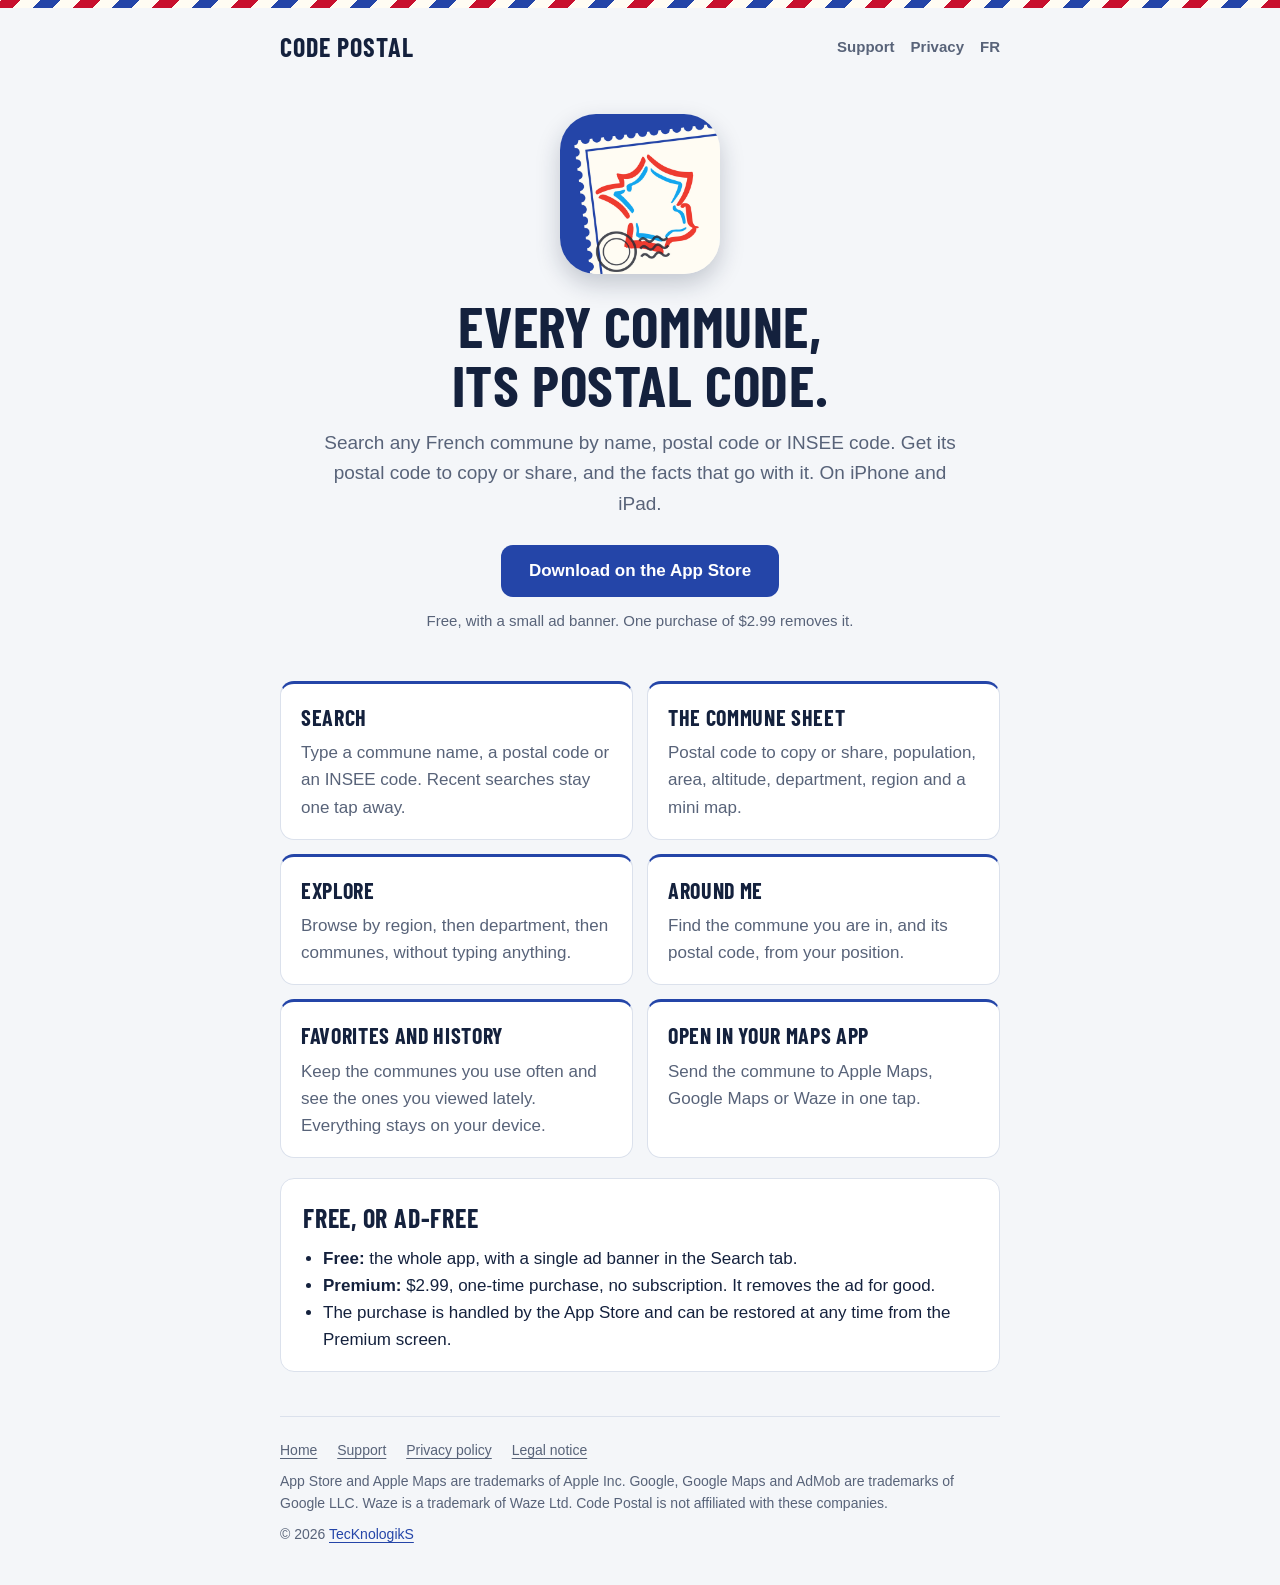
<file: index.html>
<!doctype html>
<html lang="en">
<head>
  <meta charset="utf-8">
  <meta name="viewport" content="width=device-width, initial-scale=1, viewport-fit=cover">
  <title>Code Postal — every French commune, its postal code</title>
  <meta name="description" content="Search any French commune by name, postal code or INSEE code. Postal code to copy or share, population, area, altitude, map. Free on iPhone and iPad.">
  <meta name="theme-color" content="#2445a8">
  <meta name="apple-itunes-app" content="app-id=1579357995">
  <link rel="icon" href="assets/icon-64.png" type="image/png">
  <link rel="apple-touch-icon" href="assets/icon-180.png">
  <link rel="alternate" hreflang="en" href="https://cp.tecknologiks.com/">
  <link rel="alternate" hreflang="fr" href="https://cp.tecknologiks.com/fr/">
  <link rel="alternate" hreflang="x-default" href="https://cp.tecknologiks.com/">
  <link rel="stylesheet" href="assets/style.css">
</head>
<body>
  <div class="wrap">
    <header class="site">
      <a class="brand" href="./">Code Postal</a>
      <nav class="site" aria-label="Navigation">
        <a href="support.html">Support</a>
        <a href="privacy.html">Privacy</a>
        <a href="fr/" hreflang="fr" lang="fr">FR</a>
      </nav>
    </header>

    <main>
      <section class="hero">
        <img class="app-icon" src="assets/icon-512.png" width="160" height="160" alt="">
        <h1>Every commune,<br>its postal code.</h1>
        <p class="lead">Search any French commune by name, postal code or INSEE code. Get its postal code to copy or share, and the facts that go with it. On iPhone and iPad.</p>
        <a class="button" href="https://apps.apple.com/app/id1579357995">Download on the App Store</a>
        <p class="price-note">Free, with a small ad banner. One purchase of $2.99 removes it.</p>
      </section>

      <section class="features" aria-label="Features">
        <div class="feature"><h3>Search</h3><p>Type a commune name, a postal code or an INSEE code. Recent searches stay one tap away.</p></div>
        <div class="feature"><h3>The commune sheet</h3><p>Postal code to copy or share, population, area, altitude, department, region and a mini map.</p></div>
        <div class="feature"><h3>Explore</h3><p>Browse by region, then department, then communes, without typing anything.</p></div>
        <div class="feature"><h3>Around me</h3><p>Find the commune you are in, and its postal code, from your position.</p></div>
        <div class="feature"><h3>Favorites and history</h3><p>Keep the communes you use often and see the ones you viewed lately. Everything stays on your device.</p></div>
        <div class="feature"><h3>Open in your maps app</h3><p>Send the commune to Apple Maps, Google Maps or Waze in one tap.</p></div>
      </section>

      <section class="pricing" aria-labelledby="pricing-title">
        <h2 id="pricing-title">Free, or ad-free</h2>
        <ul>
          <li><strong>Free:</strong> the whole app, with a single ad banner in the Search tab.</li>
          <li><strong>Premium:</strong> $2.99, one-time purchase, no subscription. It removes the ad for good.</li>
          <li>The purchase is handled by the App Store and can be restored at any time from the Premium screen.</li>
        </ul>
      </section>
    </main>

    <footer class="site">
      <nav aria-label="Legal links">
        <a href="./">Home</a>
        <a href="support.html">Support</a>
        <a href="privacy.html">Privacy policy</a>
        <a href="legal.html">Legal notice</a>
      </nav>
      <p>App Store and Apple Maps are trademarks of Apple Inc. Google, Google Maps and AdMob are trademarks of Google LLC. Waze is a trademark of Waze Ltd. Code Postal is not affiliated with these companies.</p>
      <p>© 2026 <a href="https://tecknologiks.com/">TecKnologikS</a></p>
    </footer>
  </div>
</body>
</html>
</file>
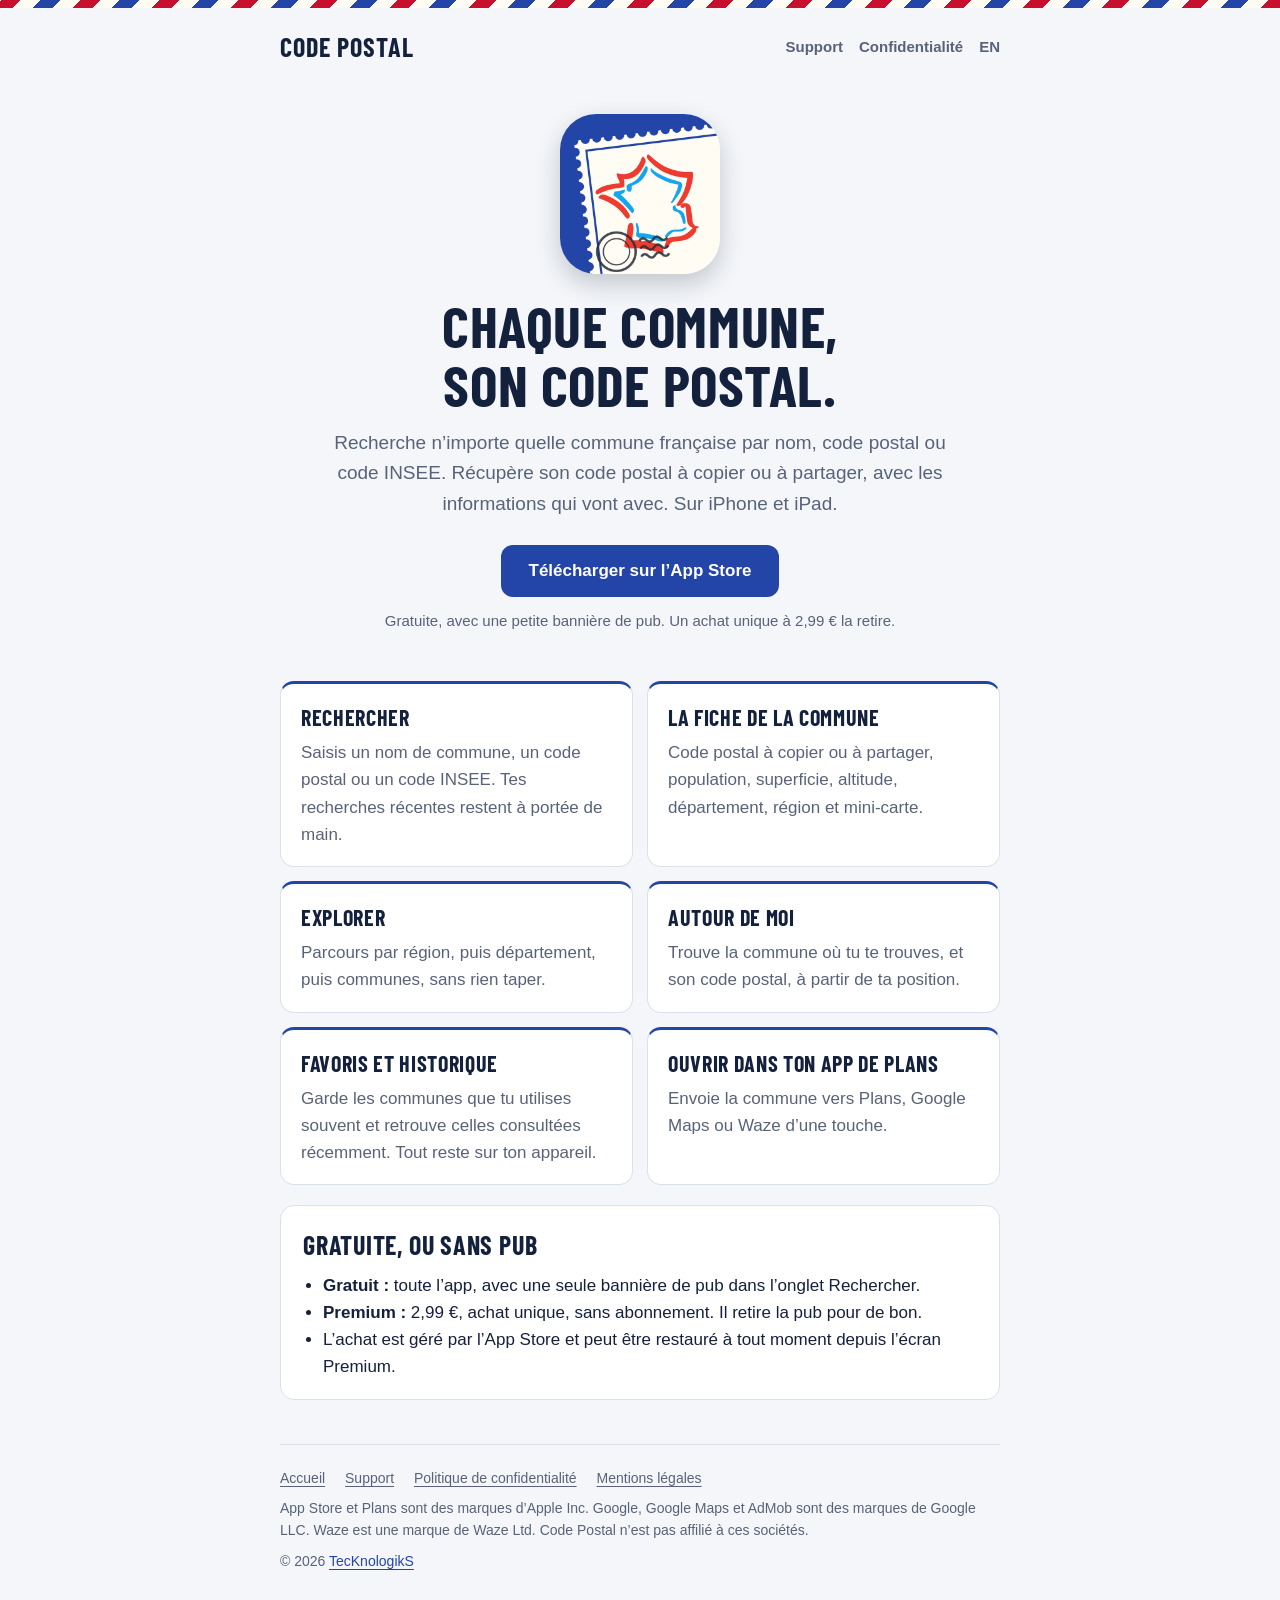
<file: fr/index.html>
<!doctype html>
<html lang="fr">
<head>
  <meta charset="utf-8">
  <meta name="viewport" content="width=device-width, initial-scale=1, viewport-fit=cover">
  <title>Code Postal — chaque commune française, son code postal</title>
  <meta name="description" content="Recherche une commune française par nom, code postal ou code INSEE. Code postal à copier ou partager, population, superficie, altitude, carte. Gratuit sur iPhone et iPad.">
  <meta name="theme-color" content="#2445a8">
  <meta name="apple-itunes-app" content="app-id=1579357995">
  <link rel="icon" href="../assets/icon-64.png" type="image/png">
  <link rel="apple-touch-icon" href="../assets/icon-180.png">
  <link rel="alternate" hreflang="en" href="https://cp.tecknologiks.com/">
  <link rel="alternate" hreflang="fr" href="https://cp.tecknologiks.com/fr/">
  <link rel="alternate" hreflang="x-default" href="https://cp.tecknologiks.com/">
  <link rel="stylesheet" href="../assets/style.css">
</head>
<body>
  <div class="wrap">
    <header class="site">
      <a class="brand" href="./">Code Postal</a>
      <nav class="site" aria-label="Navigation">
        <a href="support.html">Support</a>
        <a href="confidentialite.html">Confidentialité</a>
        <a href="../" hreflang="en" lang="en">EN</a>
      </nav>
    </header>

    <main>
      <section class="hero">
        <img class="app-icon" src="../assets/icon-512.png" width="160" height="160" alt="">
        <h1>Chaque commune,<br>son code postal.</h1>
        <p class="lead">Recherche n’importe quelle commune française par nom, code postal ou code INSEE. Récupère son code postal à copier ou à partager, avec les informations qui vont avec. Sur iPhone et iPad.</p>
        <a class="button" href="https://apps.apple.com/app/id1579357995">Télécharger sur l’App Store</a>
        <p class="price-note">Gratuite, avec une petite bannière de pub. Un achat unique à 2,99 € la retire.</p>
      </section>

      <section class="features" aria-label="Fonctionnalités">
        <div class="feature"><h3>Rechercher</h3><p>Saisis un nom de commune, un code postal ou un code INSEE. Tes recherches récentes restent à portée de main.</p></div>
        <div class="feature"><h3>La fiche de la commune</h3><p>Code postal à copier ou à partager, population, superficie, altitude, département, région et mini-carte.</p></div>
        <div class="feature"><h3>Explorer</h3><p>Parcours par région, puis département, puis communes, sans rien taper.</p></div>
        <div class="feature"><h3>Autour de moi</h3><p>Trouve la commune où tu te trouves, et son code postal, à partir de ta position.</p></div>
        <div class="feature"><h3>Favoris et historique</h3><p>Garde les communes que tu utilises souvent et retrouve celles consultées récemment. Tout reste sur ton appareil.</p></div>
        <div class="feature"><h3>Ouvrir dans ton app de plans</h3><p>Envoie la commune vers Plans, Google Maps ou Waze d’une touche.</p></div>
      </section>

      <section class="pricing" aria-labelledby="pricing-title">
        <h2 id="pricing-title">Gratuite, ou sans pub</h2>
        <ul>
          <li><strong>Gratuit :</strong> toute l’app, avec une seule bannière de pub dans l’onglet Rechercher.</li>
          <li><strong>Premium :</strong> 2,99 €, achat unique, sans abonnement. Il retire la pub pour de bon.</li>
          <li>L’achat est géré par l’App Store et peut être restauré à tout moment depuis l’écran Premium.</li>
        </ul>
      </section>
    </main>

    <footer class="site">
      <nav aria-label="Liens légaux">
        <a href="./">Accueil</a>
        <a href="support.html">Support</a>
        <a href="confidentialite.html">Politique de confidentialité</a>
        <a href="mentions-legales.html">Mentions légales</a>
      </nav>
      <p>App Store et Plans sont des marques d’Apple Inc. Google, Google Maps et AdMob sont des marques de Google LLC. Waze est une marque de Waze Ltd. Code Postal n’est pas affilié à ces sociétés.</p>
      <p>© 2026 <a href="https://tecknologiks.com/">TecKnologikS</a></p>
    </footer>
  </div>
</body>
</html>
</file>
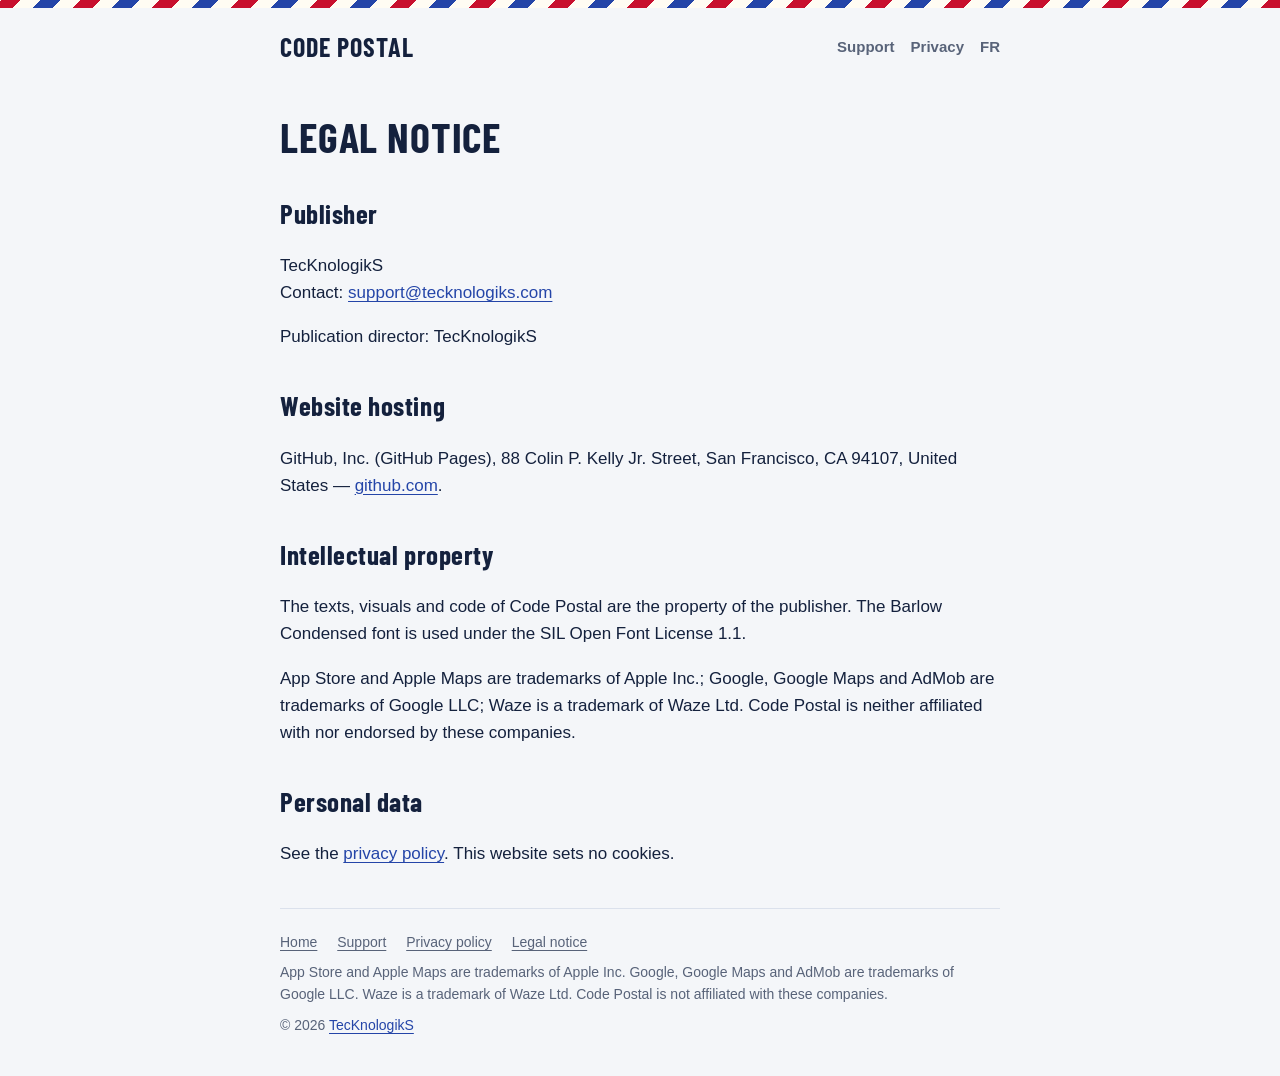
<file: legal.html>
<!doctype html>
<html lang="en">
<head>
  <meta charset="utf-8">
  <meta name="viewport" content="width=device-width, initial-scale=1, viewport-fit=cover">
  <title>Legal notice — Code Postal</title>
  <meta name="description" content="Publisher and hosting of the Code Postal website.">
  <meta name="theme-color" content="#2445a8">
  <meta name="apple-itunes-app" content="app-id=1579357995">
  <link rel="icon" href="assets/icon-64.png" type="image/png">
  <link rel="apple-touch-icon" href="assets/icon-180.png">
  <link rel="alternate" hreflang="en" href="https://cp.tecknologiks.com/legal.html">
  <link rel="alternate" hreflang="fr" href="https://cp.tecknologiks.com/fr/mentions-legales.html">
  <link rel="alternate" hreflang="x-default" href="https://cp.tecknologiks.com/legal.html">
  <link rel="stylesheet" href="assets/style.css">
</head>
<body>
  <div class="wrap">
    <header class="site">
      <a class="brand" href="./">Code Postal</a>
      <nav class="site" aria-label="Navigation">
        <a href="support.html">Support</a>
        <a href="privacy.html">Privacy</a>
        <a href="fr/mentions-legales.html" hreflang="fr" lang="fr">FR</a>
      </nav>
    </header>

    <main class="doc">
      <h1>Legal notice</h1>
      <h2>Publisher</h2>
      <p>TecKnologikS<br>Contact: <a href="mailto:support@tecknologiks.com">support@tecknologiks.com</a></p>
      <p>Publication director: TecKnologikS</p>
      <h2>Website hosting</h2>
      <p>GitHub, Inc. (GitHub Pages), 88 Colin P. Kelly Jr. Street, San Francisco, CA 94107, United States — <a href="https://github.com">github.com</a>.</p>
      <h2>Intellectual property</h2>
      <p>The texts, visuals and code of Code Postal are the property of the publisher. The Barlow Condensed font is used under the SIL Open Font License 1.1.</p>
      <p>App Store and Apple Maps are trademarks of Apple Inc.; Google, Google Maps and AdMob are trademarks of Google LLC; Waze is a trademark of Waze Ltd. Code Postal is neither affiliated with nor endorsed by these companies.</p>
      <h2>Personal data</h2>
      <p>See the <a href="privacy.html">privacy policy</a>. This website sets no cookies.</p>
    </main>

    <footer class="site">
      <nav aria-label="Legal links">
        <a href="./">Home</a>
        <a href="support.html">Support</a>
        <a href="privacy.html">Privacy policy</a>
        <a href="legal.html">Legal notice</a>
      </nav>
      <p>App Store and Apple Maps are trademarks of Apple Inc. Google, Google Maps and AdMob are trademarks of Google LLC. Waze is a trademark of Waze Ltd. Code Postal is not affiliated with these companies.</p>
      <p>© 2026 <a href="https://tecknologiks.com/">TecKnologikS</a></p>
    </footer>
  </div>
</body>
</html>
</file>
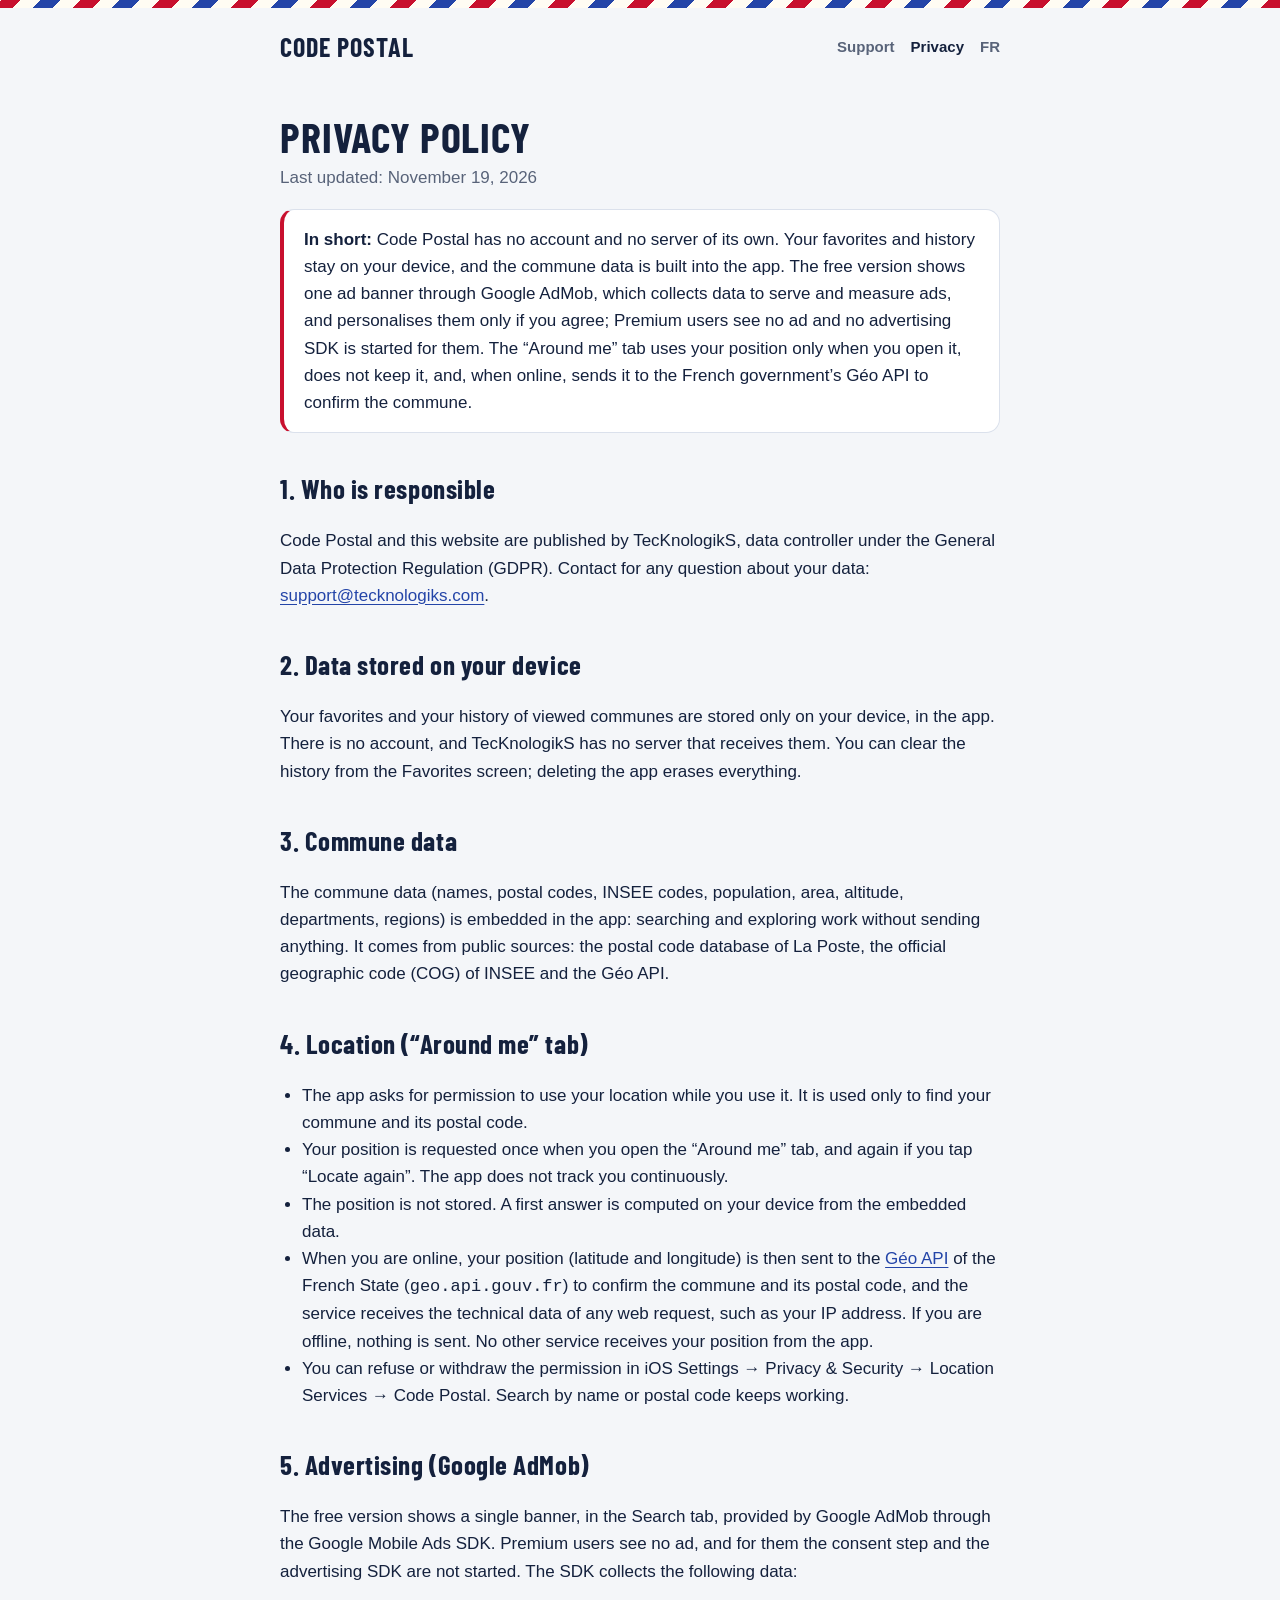
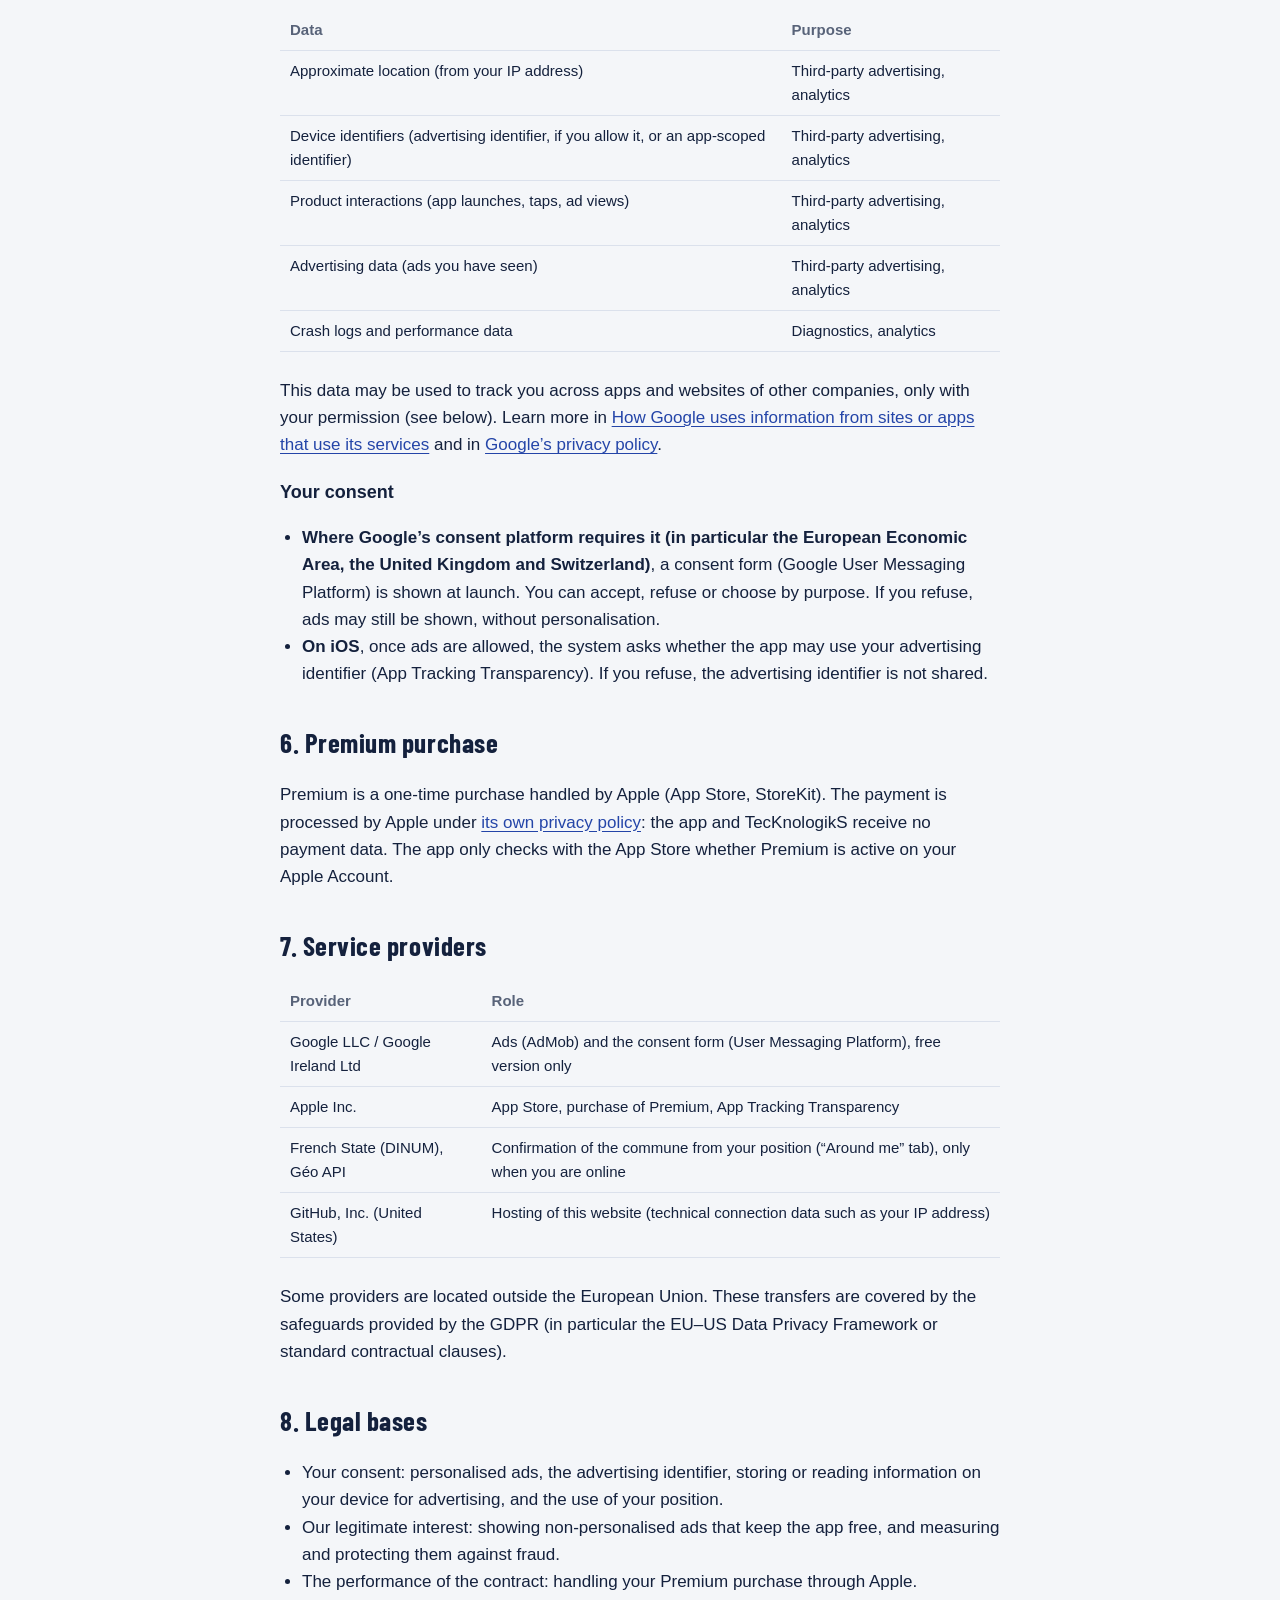
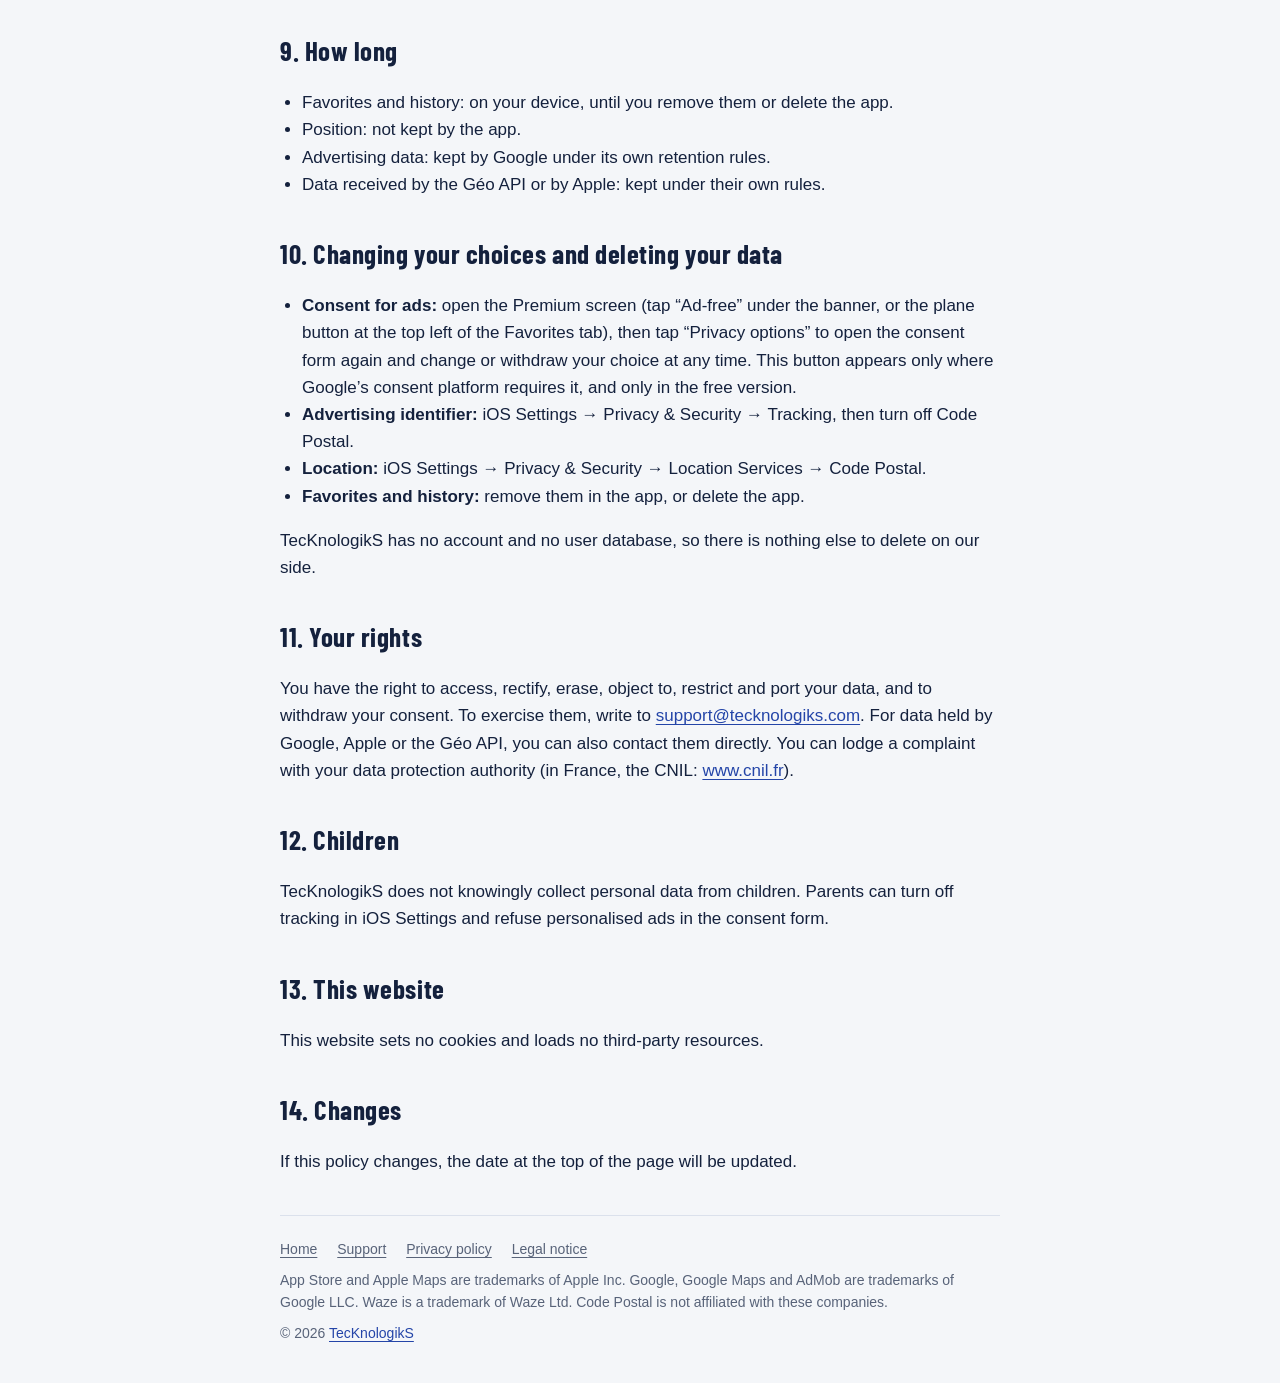
<file: privacy.html>
<!doctype html>
<html lang="en">
<head>
  <meta charset="utf-8">
  <meta name="viewport" content="width=device-width, initial-scale=1, viewport-fit=cover">
  <title>Privacy policy — Code Postal</title>
  <meta name="description" content="How Code Postal handles your data: favorites on your device, Google AdMob ads and consent, location, Premium purchase.">
  <meta name="theme-color" content="#2445a8">
  <meta name="apple-itunes-app" content="app-id=1579357995">
  <link rel="icon" href="assets/icon-64.png" type="image/png">
  <link rel="apple-touch-icon" href="assets/icon-180.png">
  <link rel="alternate" hreflang="en" href="https://cp.tecknologiks.com/privacy.html">
  <link rel="alternate" hreflang="fr" href="https://cp.tecknologiks.com/fr/confidentialite.html">
  <link rel="alternate" hreflang="x-default" href="https://cp.tecknologiks.com/privacy.html">
  <link rel="stylesheet" href="assets/style.css">
</head>
<body>
  <div class="wrap">
    <header class="site">
      <a class="brand" href="./">Code Postal</a>
      <nav class="site" aria-label="Navigation">
        <a href="support.html">Support</a>
        <a href="privacy.html" aria-current="page">Privacy</a>
        <a href="fr/confidentialite.html" hreflang="fr" lang="fr">FR</a>
      </nav>
    </header>

    <main class="doc">
      <h1>Privacy policy</h1>
      <p class="updated">Last updated: November 19, 2026</p>
      <p class="summary"><strong>In short:</strong> Code Postal has no account and no server of its own. Your favorites and history stay on your device, and the commune data is built into the app. The free version shows one ad banner through Google AdMob, which collects data to serve and measure ads, and personalises them only if you agree; Premium users see no ad and no advertising SDK is started for them. The “Around me” tab uses your position only when you open it, does not keep it, and, when online, sends it to the French government’s Géo API to confirm the commune.</p>

      <h2>1. Who is responsible</h2>
      <p>Code Postal and this website are published by TecKnologikS, data controller under the General Data Protection Regulation (GDPR). Contact for any question about your data: <a href="mailto:support@tecknologiks.com">support@tecknologiks.com</a>.</p>

      <h2>2. Data stored on your device</h2>
      <p>Your favorites and your history of viewed communes are stored only on your device, in the app. There is no account, and TecKnologikS has no server that receives them. You can clear the history from the Favorites screen; deleting the app erases everything.</p>

      <h2>3. Commune data</h2>
      <p>The commune data (names, postal codes, INSEE codes, population, area, altitude, departments, regions) is embedded in the app: searching and exploring work without sending anything. It comes from public sources: the postal code database of La Poste, the official geographic code (COG) of INSEE and the Géo API.</p>

      <h2>4. Location (“Around me” tab)</h2>
      <ul>
        <li>The app asks for permission to use your location while you use it. It is used only to find your commune and its postal code.</li>
        <li>Your position is requested once when you open the “Around me” tab, and again if you tap “Locate again”. The app does not track you continuously.</li>
        <li>The position is not stored. A first answer is computed on your device from the embedded data.</li>
        <li>When you are online, your position (latitude and longitude) is then sent to the <a href="https://geo.api.gouv.fr">Géo API</a> of the French State (<code>geo.api.gouv.fr</code>) to confirm the commune and its postal code, and the service receives the technical data of any web request, such as your IP address. If you are offline, nothing is sent. No other service receives your position from the app.</li>
        <li>You can refuse or withdraw the permission in iOS Settings → Privacy &amp; Security → Location Services → Code Postal. Search by name or postal code keeps working.</li>
      </ul>

      <h2>5. Advertising (Google AdMob)</h2>
      <p>The free version shows a single banner, in the Search tab, provided by Google AdMob through the Google Mobile Ads SDK. Premium users see no ad, and for them the consent step and the advertising SDK are not started. The SDK collects the following data:</p>
      <div class="table-wrap"><table>
        <thead><tr><th>Data</th><th>Purpose</th></tr></thead>
        <tbody>
          <tr><td>Approximate location (from your IP address)</td><td>Third-party advertising, analytics</td></tr>
          <tr><td>Device identifiers (advertising identifier, if you allow it, or an app-scoped identifier)</td><td>Third-party advertising, analytics</td></tr>
          <tr><td>Product interactions (app launches, taps, ad views)</td><td>Third-party advertising, analytics</td></tr>
          <tr><td>Advertising data (ads you have seen)</td><td>Third-party advertising, analytics</td></tr>
          <tr><td>Crash logs and performance data</td><td>Diagnostics, analytics</td></tr>
        </tbody>
      </table></div>
      <p>This data may be used to track you across apps and websites of other companies, only with your permission (see below). Learn more in <a href="https://policies.google.com/technologies/partner-sites">How Google uses information from sites or apps that use its services</a> and in <a href="https://policies.google.com/privacy">Google’s privacy policy</a>.</p>

      <h3>Your consent</h3>
      <ul>
        <li><strong>Where Google’s consent platform requires it (in particular the European Economic Area, the United Kingdom and Switzerland)</strong>, a consent form (Google User Messaging Platform) is shown at launch. You can accept, refuse or choose by purpose. If you refuse, ads may still be shown, without personalisation.</li>
        <li><strong>On iOS</strong>, once ads are allowed, the system asks whether the app may use your advertising identifier (App Tracking Transparency). If you refuse, the advertising identifier is not shared.</li>
      </ul>

      <h2>6. Premium purchase</h2>
      <p>Premium is a one-time purchase handled by Apple (App Store, StoreKit). The payment is processed by Apple under <a href="https://www.apple.com/legal/privacy/">its own privacy policy</a>: the app and TecKnologikS receive no payment data. The app only checks with the App Store whether Premium is active on your Apple Account.</p>

      <h2>7. Service providers</h2>
      <div class="table-wrap"><table>
        <thead><tr><th>Provider</th><th>Role</th></tr></thead>
        <tbody>
          <tr><td>Google LLC / Google Ireland Ltd</td><td>Ads (AdMob) and the consent form (User Messaging Platform), free version only</td></tr>
          <tr><td>Apple Inc.</td><td>App Store, purchase of Premium, App Tracking Transparency</td></tr>
          <tr><td>French State (DINUM), Géo API</td><td>Confirmation of the commune from your position (“Around me” tab), only when you are online</td></tr>
          <tr><td>GitHub, Inc. (United States)</td><td>Hosting of this website (technical connection data such as your IP address)</td></tr>
        </tbody>
      </table></div>
      <p>Some providers are located outside the European Union. These transfers are covered by the safeguards provided by the GDPR (in particular the EU–US Data Privacy Framework or standard contractual clauses).</p>

      <h2>8. Legal bases</h2>
      <ul>
        <li>Your consent: personalised ads, the advertising identifier, storing or reading information on your device for advertising, and the use of your position.</li>
        <li>Our legitimate interest: showing non-personalised ads that keep the app free, and measuring and protecting them against fraud.</li>
        <li>The performance of the contract: handling your Premium purchase through Apple.</li>
      </ul>

      <h2>9. How long</h2>
      <ul>
        <li>Favorites and history: on your device, until you remove them or delete the app.</li>
        <li>Position: not kept by the app.</li>
        <li>Advertising data: kept by Google under its own retention rules.</li>
        <li>Data received by the Géo API or by Apple: kept under their own rules.</li>
      </ul>

      <h2 id="changing">10. Changing your choices and deleting your data</h2>
      <ul>
        <li><strong>Consent for ads:</strong> open the Premium screen (tap “Ad-free” under the banner, or the plane button at the top left of the Favorites tab), then tap “Privacy options” to open the consent form again and change or withdraw your choice at any time. This button appears only where Google’s consent platform requires it, and only in the free version.</li>
        <li><strong>Advertising identifier:</strong> iOS Settings → Privacy &amp; Security → Tracking, then turn off Code Postal.</li>
        <li><strong>Location:</strong> iOS Settings → Privacy &amp; Security → Location Services → Code Postal.</li>
        <li><strong>Favorites and history:</strong> remove them in the app, or delete the app.</li>
      </ul>
      <p>TecKnologikS has no account and no user database, so there is nothing else to delete on our side.</p>

      <h2>11. Your rights</h2>
      <p>You have the right to access, rectify, erase, object to, restrict and port your data, and to withdraw your consent. To exercise them, write to <a href="mailto:support@tecknologiks.com">support@tecknologiks.com</a>. For data held by Google, Apple or the Géo API, you can also contact them directly. You can lodge a complaint with your data protection authority (in France, the CNIL: <a href="https://www.cnil.fr">www.cnil.fr</a>).</p>

      <h2>12. Children</h2>
      <p>TecKnologikS does not knowingly collect personal data from children. Parents can turn off tracking in iOS Settings and refuse personalised ads in the consent form.</p>

      <h2>13. This website</h2>
      <p>This website sets no cookies and loads no third-party resources.</p>

      <h2>14. Changes</h2>
      <p>If this policy changes, the date at the top of the page will be updated.</p>
    </main>

    <footer class="site">
      <nav aria-label="Legal links">
        <a href="./">Home</a>
        <a href="support.html">Support</a>
        <a href="privacy.html">Privacy policy</a>
        <a href="legal.html">Legal notice</a>
      </nav>
      <p>App Store and Apple Maps are trademarks of Apple Inc. Google, Google Maps and AdMob are trademarks of Google LLC. Waze is a trademark of Waze Ltd. Code Postal is not affiliated with these companies.</p>
      <p>© 2026 <a href="https://tecknologiks.com/">TecKnologikS</a></p>
    </footer>
  </div>
</body>
</html>
</file>
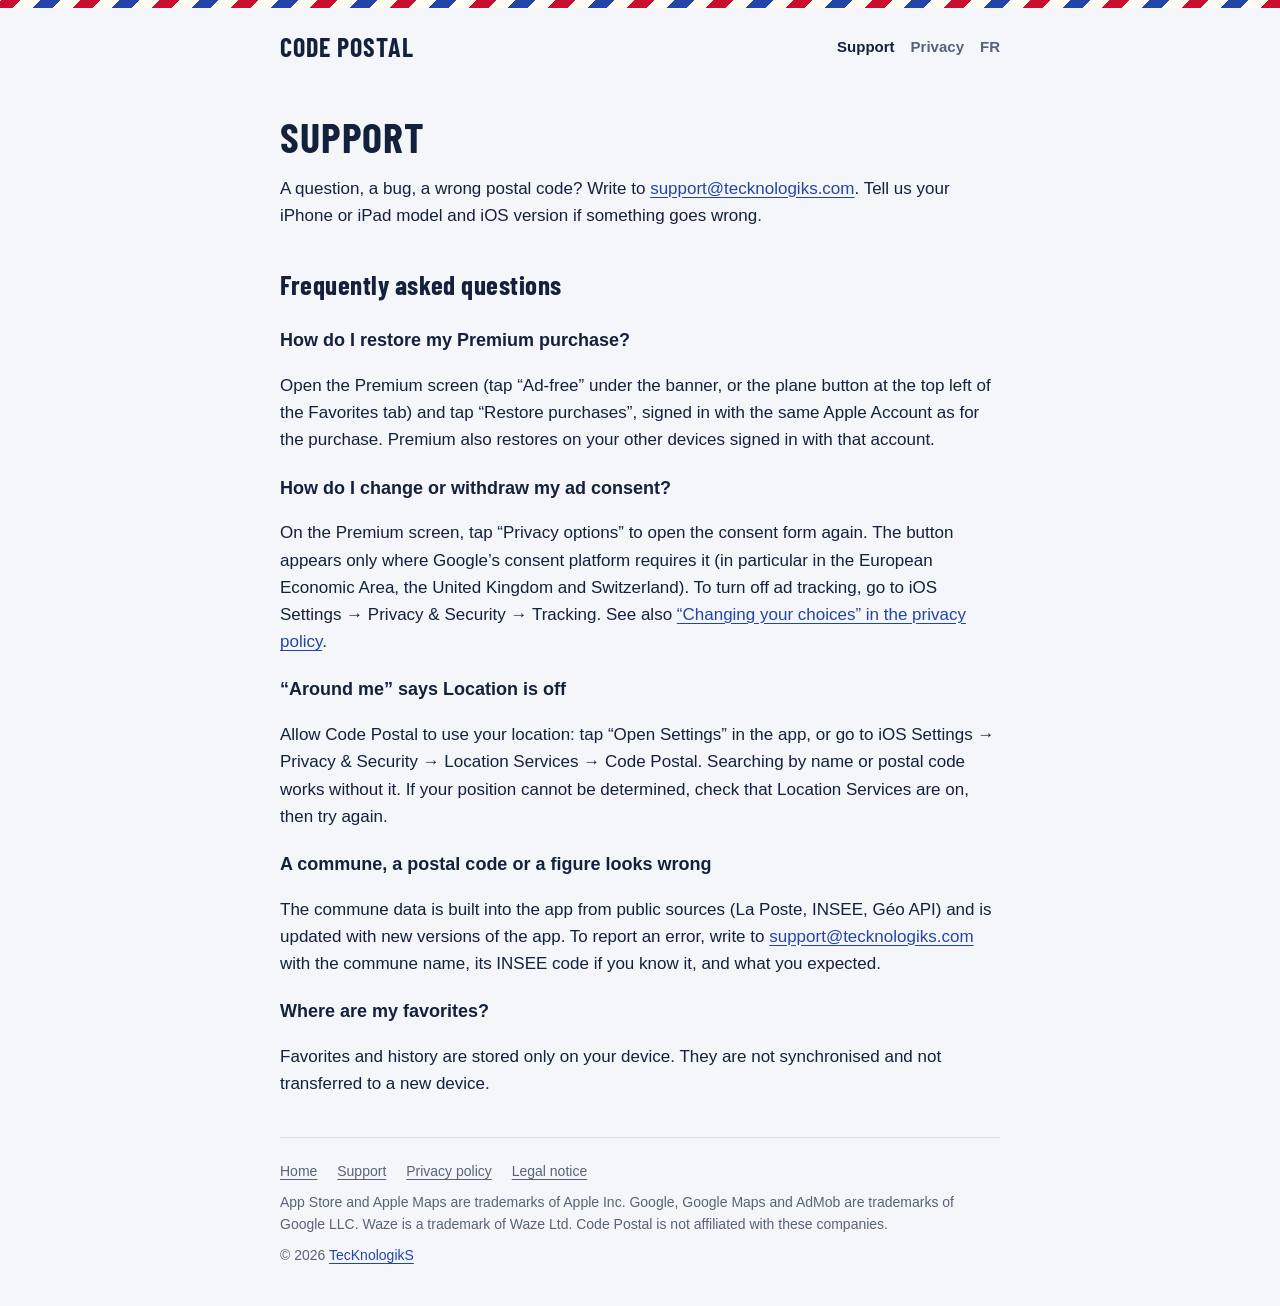
<file: support.html>
<!doctype html>
<html lang="en">
<head>
  <meta charset="utf-8">
  <meta name="viewport" content="width=device-width, initial-scale=1, viewport-fit=cover">
  <title>Support — Code Postal</title>
  <meta name="description" content="Contact and frequently asked questions.">
  <meta name="theme-color" content="#2445a8">
  <meta name="apple-itunes-app" content="app-id=1579357995">
  <link rel="icon" href="assets/icon-64.png" type="image/png">
  <link rel="apple-touch-icon" href="assets/icon-180.png">
  <link rel="alternate" hreflang="en" href="https://cp.tecknologiks.com/support.html">
  <link rel="alternate" hreflang="fr" href="https://cp.tecknologiks.com/fr/support.html">
  <link rel="alternate" hreflang="x-default" href="https://cp.tecknologiks.com/support.html">
  <link rel="stylesheet" href="assets/style.css">
</head>
<body>
  <div class="wrap">
    <header class="site">
      <a class="brand" href="./">Code Postal</a>
      <nav class="site" aria-label="Navigation">
        <a href="support.html" aria-current="page">Support</a>
        <a href="privacy.html">Privacy</a>
        <a href="fr/support.html" hreflang="fr" lang="fr">FR</a>
      </nav>
    </header>

    <main class="doc">
      <h1>Support</h1>
      <p>A question, a bug, a wrong postal code? Write to <a href="mailto:support@tecknologiks.com">support@tecknologiks.com</a>. Tell us your iPhone or iPad model and iOS version if something goes wrong.</p>

      <h2>Frequently asked questions</h2>
      <h3>How do I restore my Premium purchase?</h3>
      <p>Open the Premium screen (tap “Ad-free” under the banner, or the plane button at the top left of the Favorites tab) and tap “Restore purchases”, signed in with the same Apple Account as for the purchase. Premium also restores on your other devices signed in with that account.</p>
      <h3>How do I change or withdraw my ad consent?</h3>
      <p>On the Premium screen, tap “Privacy options” to open the consent form again. The button appears only where Google’s consent platform requires it (in particular in the European Economic Area, the United Kingdom and Switzerland). To turn off ad tracking, go to iOS Settings → Privacy &amp; Security → Tracking. See also <a href="privacy.html#changing">“Changing your choices” in the privacy policy</a>.</p>
      <h3>“Around me” says Location is off</h3>
      <p>Allow Code Postal to use your location: tap “Open Settings” in the app, or go to iOS Settings → Privacy &amp; Security → Location Services → Code Postal. Searching by name or postal code works without it. If your position cannot be determined, check that Location Services are on, then try again.</p>
      <h3>A commune, a postal code or a figure looks wrong</h3>
      <p>The commune data is built into the app from public sources (La Poste, INSEE, Géo API) and is updated with new versions of the app. To report an error, write to <a href="mailto:support@tecknologiks.com">support@tecknologiks.com</a> with the commune name, its INSEE code if you know it, and what you expected.</p>
      <h3>Where are my favorites?</h3>
      <p>Favorites and history are stored only on your device. They are not synchronised and not transferred to a new device.</p>
    </main>

    <footer class="site">
      <nav aria-label="Legal links">
        <a href="./">Home</a>
        <a href="support.html">Support</a>
        <a href="privacy.html">Privacy policy</a>
        <a href="legal.html">Legal notice</a>
      </nav>
      <p>App Store and Apple Maps are trademarks of Apple Inc. Google, Google Maps and AdMob are trademarks of Google LLC. Waze is a trademark of Waze Ltd. Code Postal is not affiliated with these companies.</p>
      <p>© 2026 <a href="https://tecknologiks.com/">TecKnologikS</a></p>
    </footer>
  </div>
</body>
</html>
</file>
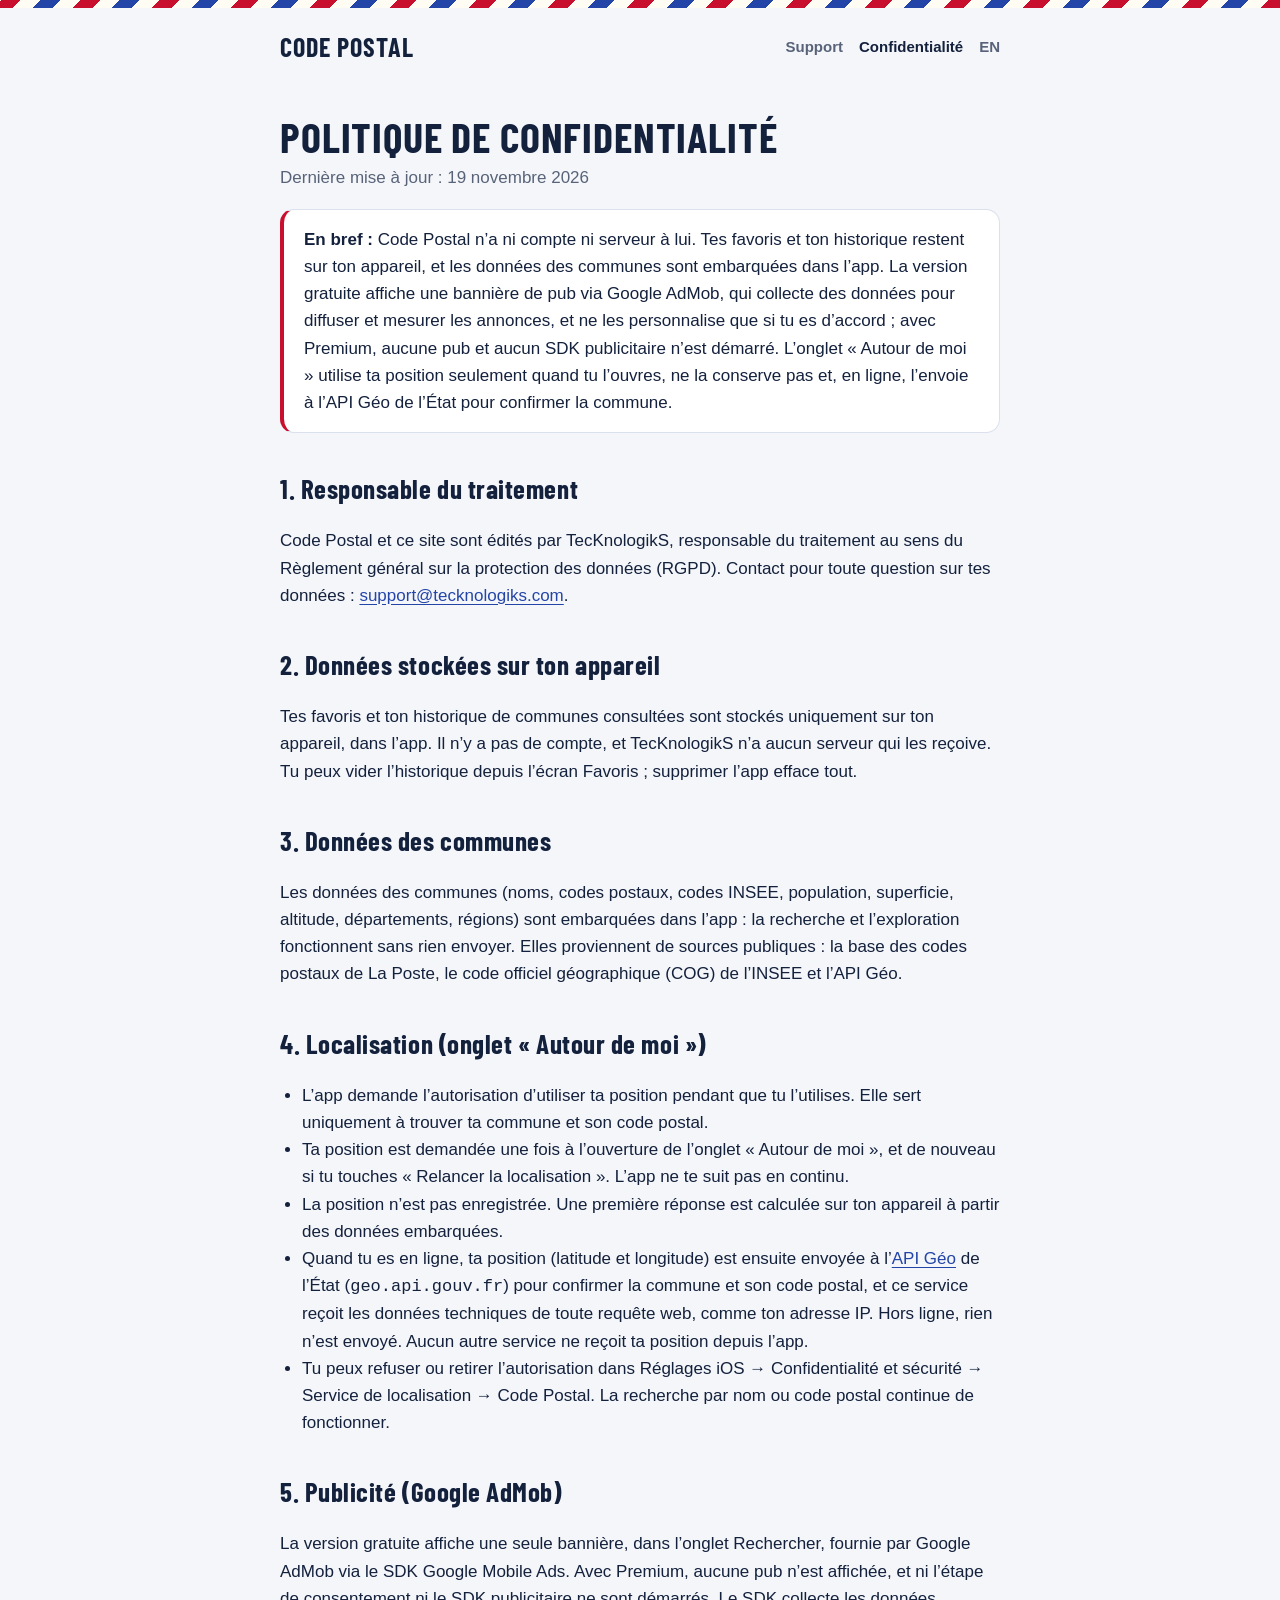
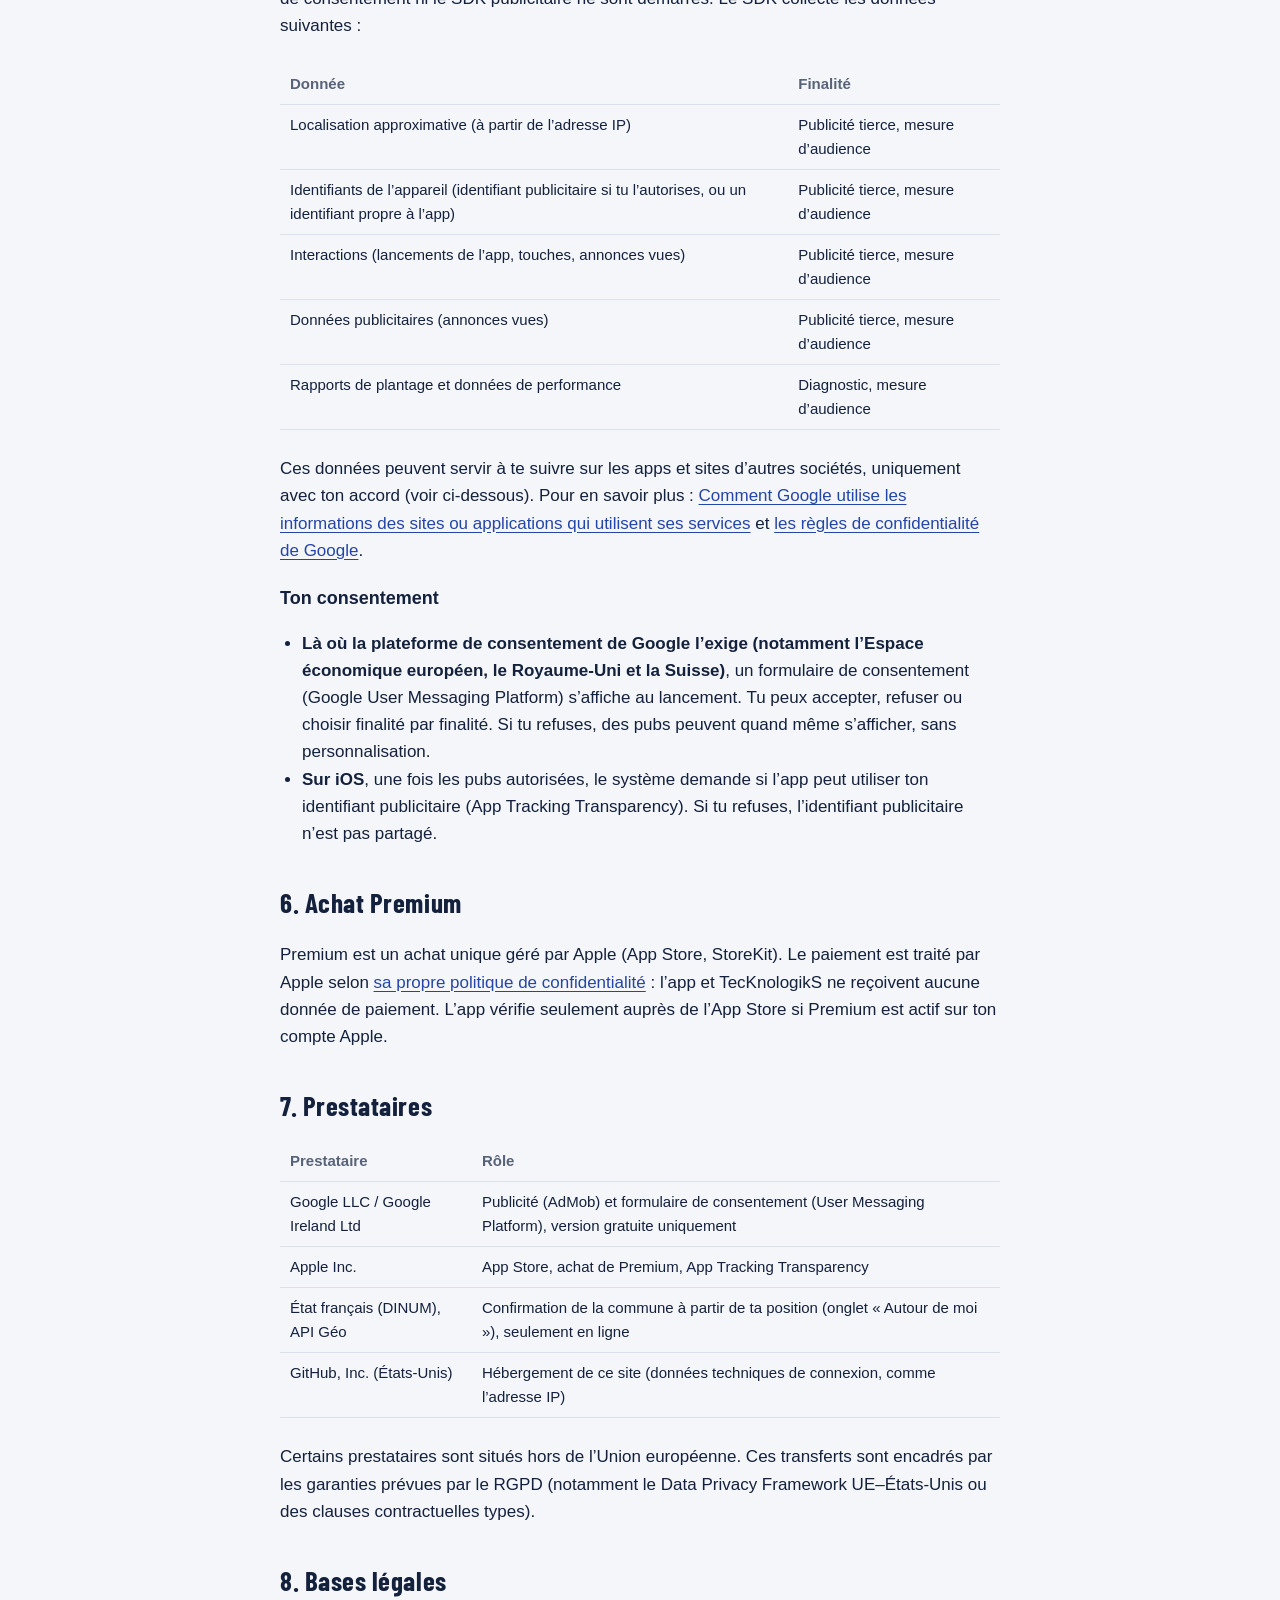
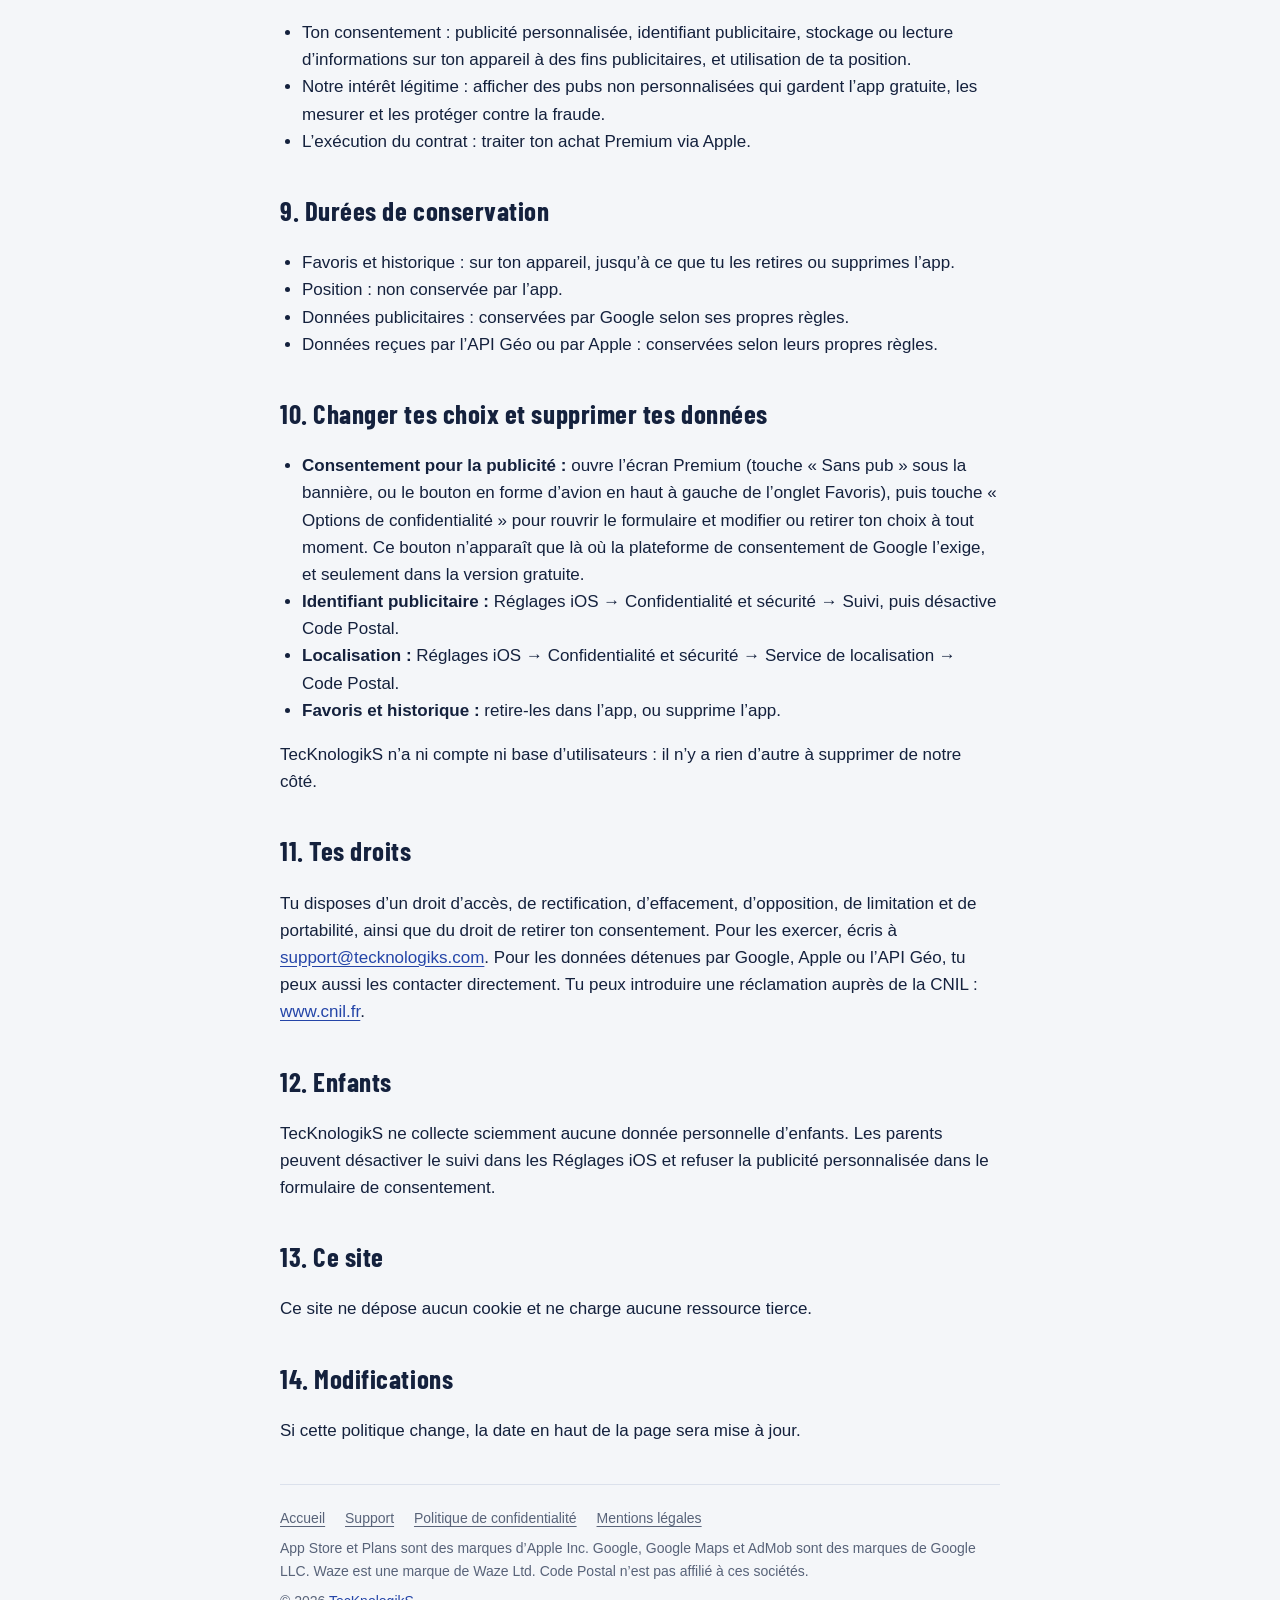
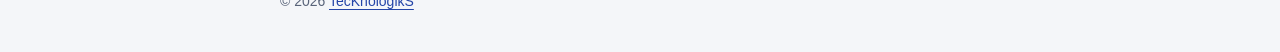
<file: fr/confidentialite.html>
<!doctype html>
<html lang="fr">
<head>
  <meta charset="utf-8">
  <meta name="viewport" content="width=device-width, initial-scale=1, viewport-fit=cover">
  <title>Politique de confidentialité — Code Postal</title>
  <meta name="description" content="Comment Code Postal traite tes données : favoris sur ton appareil, pubs et consentement Google AdMob, localisation, achat Premium.">
  <meta name="theme-color" content="#2445a8">
  <meta name="apple-itunes-app" content="app-id=1579357995">
  <link rel="icon" href="../assets/icon-64.png" type="image/png">
  <link rel="apple-touch-icon" href="../assets/icon-180.png">
  <link rel="alternate" hreflang="en" href="https://cp.tecknologiks.com/privacy.html">
  <link rel="alternate" hreflang="fr" href="https://cp.tecknologiks.com/fr/confidentialite.html">
  <link rel="alternate" hreflang="x-default" href="https://cp.tecknologiks.com/privacy.html">
  <link rel="stylesheet" href="../assets/style.css">
</head>
<body>
  <div class="wrap">
    <header class="site">
      <a class="brand" href="./">Code Postal</a>
      <nav class="site" aria-label="Navigation">
        <a href="support.html">Support</a>
        <a href="confidentialite.html" aria-current="page">Confidentialité</a>
        <a href="../privacy.html" hreflang="en" lang="en">EN</a>
      </nav>
    </header>

    <main class="doc">
      <h1>Politique de confidentialité</h1>
      <p class="updated">Dernière mise à jour : 19 novembre 2026</p>
      <p class="summary"><strong>En bref :</strong> Code Postal n’a ni compte ni serveur à lui. Tes favoris et ton historique restent sur ton appareil, et les données des communes sont embarquées dans l’app. La version gratuite affiche une bannière de pub via Google AdMob, qui collecte des données pour diffuser et mesurer les annonces, et ne les personnalise que si tu es d’accord ; avec Premium, aucune pub et aucun SDK publicitaire n’est démarré. L’onglet « Autour de moi » utilise ta position seulement quand tu l’ouvres, ne la conserve pas et, en ligne, l’envoie à l’API Géo de l’État pour confirmer la commune.</p>

      <h2>1. Responsable du traitement</h2>
      <p>Code Postal et ce site sont édités par TecKnologikS, responsable du traitement au sens du Règlement général sur la protection des données (RGPD). Contact pour toute question sur tes données : <a href="mailto:support@tecknologiks.com">support@tecknologiks.com</a>.</p>

      <h2>2. Données stockées sur ton appareil</h2>
      <p>Tes favoris et ton historique de communes consultées sont stockés uniquement sur ton appareil, dans l’app. Il n’y a pas de compte, et TecKnologikS n’a aucun serveur qui les reçoive. Tu peux vider l’historique depuis l’écran Favoris ; supprimer l’app efface tout.</p>

      <h2>3. Données des communes</h2>
      <p>Les données des communes (noms, codes postaux, codes INSEE, population, superficie, altitude, départements, régions) sont embarquées dans l’app : la recherche et l’exploration fonctionnent sans rien envoyer. Elles proviennent de sources publiques : la base des codes postaux de La Poste, le code officiel géographique (COG) de l’INSEE et l’API Géo.</p>

      <h2>4. Localisation (onglet « Autour de moi »)</h2>
      <ul>
        <li>L’app demande l’autorisation d’utiliser ta position pendant que tu l’utilises. Elle sert uniquement à trouver ta commune et son code postal.</li>
        <li>Ta position est demandée une fois à l’ouverture de l’onglet « Autour de moi », et de nouveau si tu touches « Relancer la localisation ». L’app ne te suit pas en continu.</li>
        <li>La position n’est pas enregistrée. Une première réponse est calculée sur ton appareil à partir des données embarquées.</li>
        <li>Quand tu es en ligne, ta position (latitude et longitude) est ensuite envoyée à l’<a href="https://geo.api.gouv.fr">API Géo</a> de l’État (<code>geo.api.gouv.fr</code>) pour confirmer la commune et son code postal, et ce service reçoit les données techniques de toute requête web, comme ton adresse IP. Hors ligne, rien n’est envoyé. Aucun autre service ne reçoit ta position depuis l’app.</li>
        <li>Tu peux refuser ou retirer l’autorisation dans Réglages iOS → Confidentialité et sécurité → Service de localisation → Code Postal. La recherche par nom ou code postal continue de fonctionner.</li>
      </ul>

      <h2>5. Publicité (Google AdMob)</h2>
      <p>La version gratuite affiche une seule bannière, dans l’onglet Rechercher, fournie par Google AdMob via le SDK Google Mobile Ads. Avec Premium, aucune pub n’est affichée, et ni l’étape de consentement ni le SDK publicitaire ne sont démarrés. Le SDK collecte les données suivantes :</p>
      <div class="table-wrap"><table>
        <thead><tr><th>Donnée</th><th>Finalité</th></tr></thead>
        <tbody>
          <tr><td>Localisation approximative (à partir de l’adresse IP)</td><td>Publicité tierce, mesure d’audience</td></tr>
          <tr><td>Identifiants de l’appareil (identifiant publicitaire si tu l’autorises, ou un identifiant propre à l’app)</td><td>Publicité tierce, mesure d’audience</td></tr>
          <tr><td>Interactions (lancements de l’app, touches, annonces vues)</td><td>Publicité tierce, mesure d’audience</td></tr>
          <tr><td>Données publicitaires (annonces vues)</td><td>Publicité tierce, mesure d’audience</td></tr>
          <tr><td>Rapports de plantage et données de performance</td><td>Diagnostic, mesure d’audience</td></tr>
        </tbody>
      </table></div>
      <p>Ces données peuvent servir à te suivre sur les apps et sites d’autres sociétés, uniquement avec ton accord (voir ci-dessous). Pour en savoir plus : <a href="https://policies.google.com/technologies/partner-sites?hl=fr">Comment Google utilise les informations des sites ou applications qui utilisent ses services</a> et <a href="https://policies.google.com/privacy?hl=fr">les règles de confidentialité de Google</a>.</p>

      <h3>Ton consentement</h3>
      <ul>
        <li><strong>Là où la plateforme de consentement de Google l’exige (notamment l’Espace économique européen, le Royaume-Uni et la Suisse)</strong>, un formulaire de consentement (Google User Messaging Platform) s’affiche au lancement. Tu peux accepter, refuser ou choisir finalité par finalité. Si tu refuses, des pubs peuvent quand même s’afficher, sans personnalisation.</li>
        <li><strong>Sur iOS</strong>, une fois les pubs autorisées, le système demande si l’app peut utiliser ton identifiant publicitaire (App Tracking Transparency). Si tu refuses, l’identifiant publicitaire n’est pas partagé.</li>
      </ul>

      <h2>6. Achat Premium</h2>
      <p>Premium est un achat unique géré par Apple (App Store, StoreKit). Le paiement est traité par Apple selon <a href="https://www.apple.com/fr/legal/privacy/">sa propre politique de confidentialité</a> : l’app et TecKnologikS ne reçoivent aucune donnée de paiement. L’app vérifie seulement auprès de l’App Store si Premium est actif sur ton compte Apple.</p>

      <h2>7. Prestataires</h2>
      <div class="table-wrap"><table>
        <thead><tr><th>Prestataire</th><th>Rôle</th></tr></thead>
        <tbody>
          <tr><td>Google LLC / Google Ireland Ltd</td><td>Publicité (AdMob) et formulaire de consentement (User Messaging Platform), version gratuite uniquement</td></tr>
          <tr><td>Apple Inc.</td><td>App Store, achat de Premium, App Tracking Transparency</td></tr>
          <tr><td>État français (DINUM), API Géo</td><td>Confirmation de la commune à partir de ta position (onglet « Autour de moi »), seulement en ligne</td></tr>
          <tr><td>GitHub, Inc. (États-Unis)</td><td>Hébergement de ce site (données techniques de connexion, comme l’adresse IP)</td></tr>
        </tbody>
      </table></div>
      <p>Certains prestataires sont situés hors de l’Union européenne. Ces transferts sont encadrés par les garanties prévues par le RGPD (notamment le Data Privacy Framework UE–États-Unis ou des clauses contractuelles types).</p>

      <h2>8. Bases légales</h2>
      <ul>
        <li>Ton consentement : publicité personnalisée, identifiant publicitaire, stockage ou lecture d’informations sur ton appareil à des fins publicitaires, et utilisation de ta position.</li>
        <li>Notre intérêt légitime : afficher des pubs non personnalisées qui gardent l’app gratuite, les mesurer et les protéger contre la fraude.</li>
        <li>L’exécution du contrat : traiter ton achat Premium via Apple.</li>
      </ul>

      <h2>9. Durées de conservation</h2>
      <ul>
        <li>Favoris et historique : sur ton appareil, jusqu’à ce que tu les retires ou supprimes l’app.</li>
        <li>Position : non conservée par l’app.</li>
        <li>Données publicitaires : conservées par Google selon ses propres règles.</li>
        <li>Données reçues par l’API Géo ou par Apple : conservées selon leurs propres règles.</li>
      </ul>

      <h2 id="changer">10. Changer tes choix et supprimer tes données</h2>
      <ul>
        <li><strong>Consentement pour la publicité :</strong> ouvre l’écran Premium (touche « Sans pub » sous la bannière, ou le bouton en forme d’avion en haut à gauche de l’onglet Favoris), puis touche « Options de confidentialité » pour rouvrir le formulaire et modifier ou retirer ton choix à tout moment. Ce bouton n’apparaît que là où la plateforme de consentement de Google l’exige, et seulement dans la version gratuite.</li>
        <li><strong>Identifiant publicitaire :</strong> Réglages iOS → Confidentialité et sécurité → Suivi, puis désactive Code Postal.</li>
        <li><strong>Localisation :</strong> Réglages iOS → Confidentialité et sécurité → Service de localisation → Code Postal.</li>
        <li><strong>Favoris et historique :</strong> retire-les dans l’app, ou supprime l’app.</li>
      </ul>
      <p>TecKnologikS n’a ni compte ni base d’utilisateurs : il n’y a rien d’autre à supprimer de notre côté.</p>

      <h2>11. Tes droits</h2>
      <p>Tu disposes d’un droit d’accès, de rectification, d’effacement, d’opposition, de limitation et de portabilité, ainsi que du droit de retirer ton consentement. Pour les exercer, écris à <a href="mailto:support@tecknologiks.com">support@tecknologiks.com</a>. Pour les données détenues par Google, Apple ou l’API Géo, tu peux aussi les contacter directement. Tu peux introduire une réclamation auprès de la CNIL : <a href="https://www.cnil.fr">www.cnil.fr</a>.</p>

      <h2>12. Enfants</h2>
      <p>TecKnologikS ne collecte sciemment aucune donnée personnelle d’enfants. Les parents peuvent désactiver le suivi dans les Réglages iOS et refuser la publicité personnalisée dans le formulaire de consentement.</p>

      <h2>13. Ce site</h2>
      <p>Ce site ne dépose aucun cookie et ne charge aucune ressource tierce.</p>

      <h2>14. Modifications</h2>
      <p>Si cette politique change, la date en haut de la page sera mise à jour.</p>
    </main>

    <footer class="site">
      <nav aria-label="Liens légaux">
        <a href="./">Accueil</a>
        <a href="support.html">Support</a>
        <a href="confidentialite.html">Politique de confidentialité</a>
        <a href="mentions-legales.html">Mentions légales</a>
      </nav>
      <p>App Store et Plans sont des marques d’Apple Inc. Google, Google Maps et AdMob sont des marques de Google LLC. Waze est une marque de Waze Ltd. Code Postal n’est pas affilié à ces sociétés.</p>
      <p>© 2026 <a href="https://tecknologiks.com/">TecKnologikS</a></p>
    </footer>
  </div>
</body>
</html>
</file>
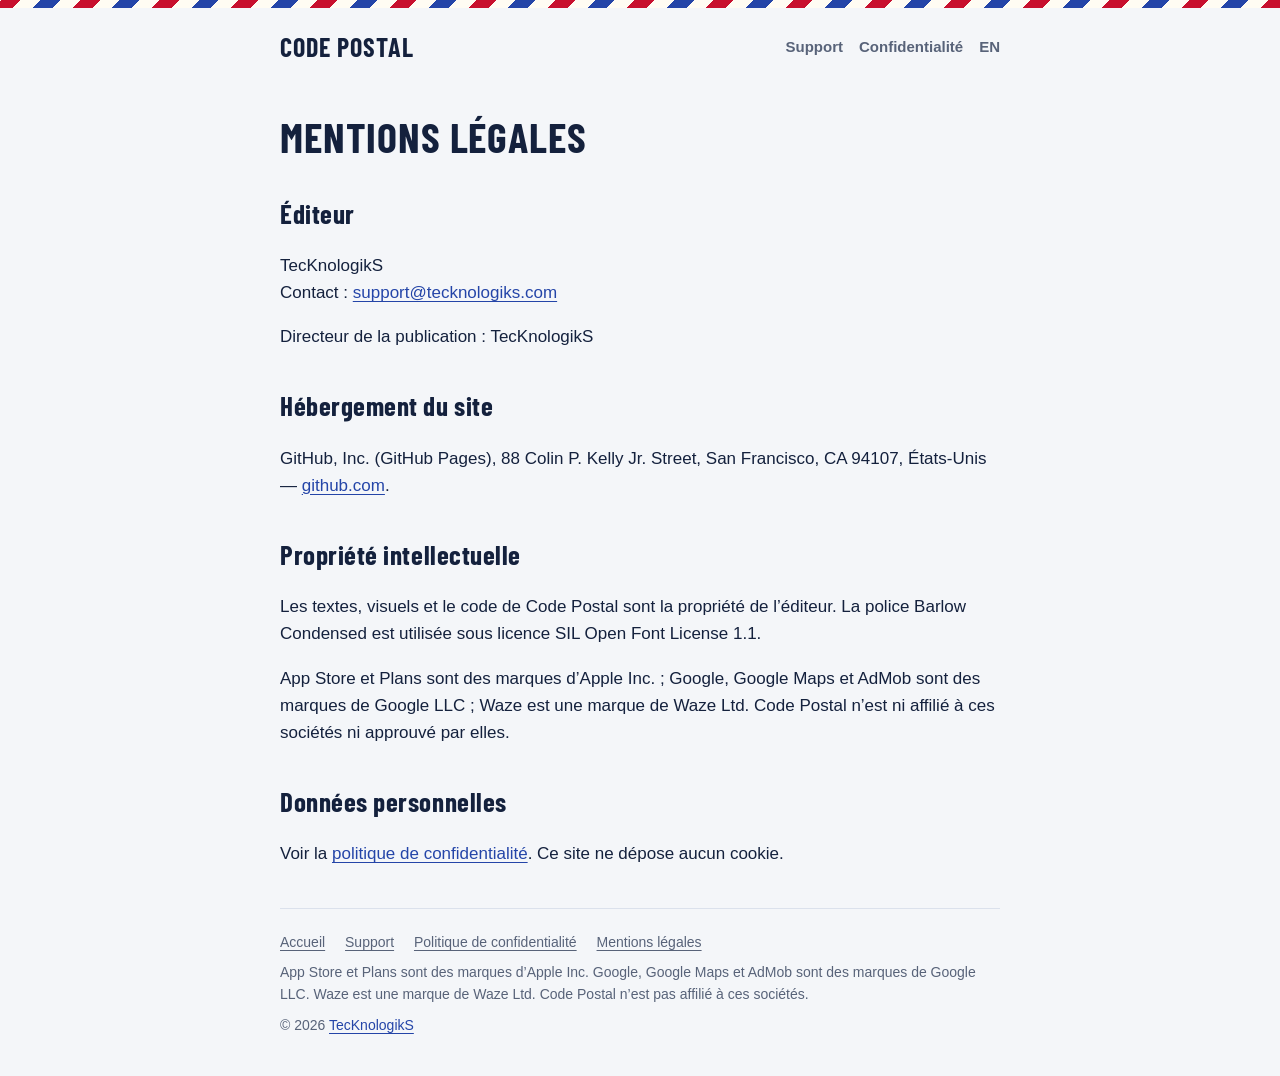
<file: fr/mentions-legales.html>
<!doctype html>
<html lang="fr">
<head>
  <meta charset="utf-8">
  <meta name="viewport" content="width=device-width, initial-scale=1, viewport-fit=cover">
  <title>Mentions légales — Code Postal</title>
  <meta name="description" content="Éditeur et hébergeur du site de Code Postal.">
  <meta name="theme-color" content="#2445a8">
  <meta name="apple-itunes-app" content="app-id=1579357995">
  <link rel="icon" href="../assets/icon-64.png" type="image/png">
  <link rel="apple-touch-icon" href="../assets/icon-180.png">
  <link rel="alternate" hreflang="en" href="https://cp.tecknologiks.com/legal.html">
  <link rel="alternate" hreflang="fr" href="https://cp.tecknologiks.com/fr/mentions-legales.html">
  <link rel="alternate" hreflang="x-default" href="https://cp.tecknologiks.com/legal.html">
  <link rel="stylesheet" href="../assets/style.css">
</head>
<body>
  <div class="wrap">
    <header class="site">
      <a class="brand" href="./">Code Postal</a>
      <nav class="site" aria-label="Navigation">
        <a href="support.html">Support</a>
        <a href="confidentialite.html">Confidentialité</a>
        <a href="../legal.html" hreflang="en" lang="en">EN</a>
      </nav>
    </header>

    <main class="doc">
      <h1>Mentions légales</h1>
      <h2>Éditeur</h2>
      <p>TecKnologikS<br>Contact : <a href="mailto:support@tecknologiks.com">support@tecknologiks.com</a></p>
      <p>Directeur de la publication : TecKnologikS</p>
      <h2>Hébergement du site</h2>
      <p>GitHub, Inc. (GitHub Pages), 88 Colin P. Kelly Jr. Street, San Francisco, CA 94107, États-Unis — <a href="https://github.com">github.com</a>.</p>
      <h2>Propriété intellectuelle</h2>
      <p>Les textes, visuels et le code de Code Postal sont la propriété de l’éditeur. La police Barlow Condensed est utilisée sous licence SIL Open Font License 1.1.</p>
      <p>App Store et Plans sont des marques d’Apple Inc. ; Google, Google Maps et AdMob sont des marques de Google LLC ; Waze est une marque de Waze Ltd. Code Postal n’est ni affilié à ces sociétés ni approuvé par elles.</p>
      <h2>Données personnelles</h2>
      <p>Voir la <a href="confidentialite.html">politique de confidentialité</a>. Ce site ne dépose aucun cookie.</p>
    </main>

    <footer class="site">
      <nav aria-label="Liens légaux">
        <a href="./">Accueil</a>
        <a href="support.html">Support</a>
        <a href="confidentialite.html">Politique de confidentialité</a>
        <a href="mentions-legales.html">Mentions légales</a>
      </nav>
      <p>App Store et Plans sont des marques d’Apple Inc. Google, Google Maps et AdMob sont des marques de Google LLC. Waze est une marque de Waze Ltd. Code Postal n’est pas affilié à ces sociétés.</p>
      <p>© 2026 <a href="https://tecknologiks.com/">TecKnologikS</a></p>
    </footer>
  </div>
</body>
</html>
</file>
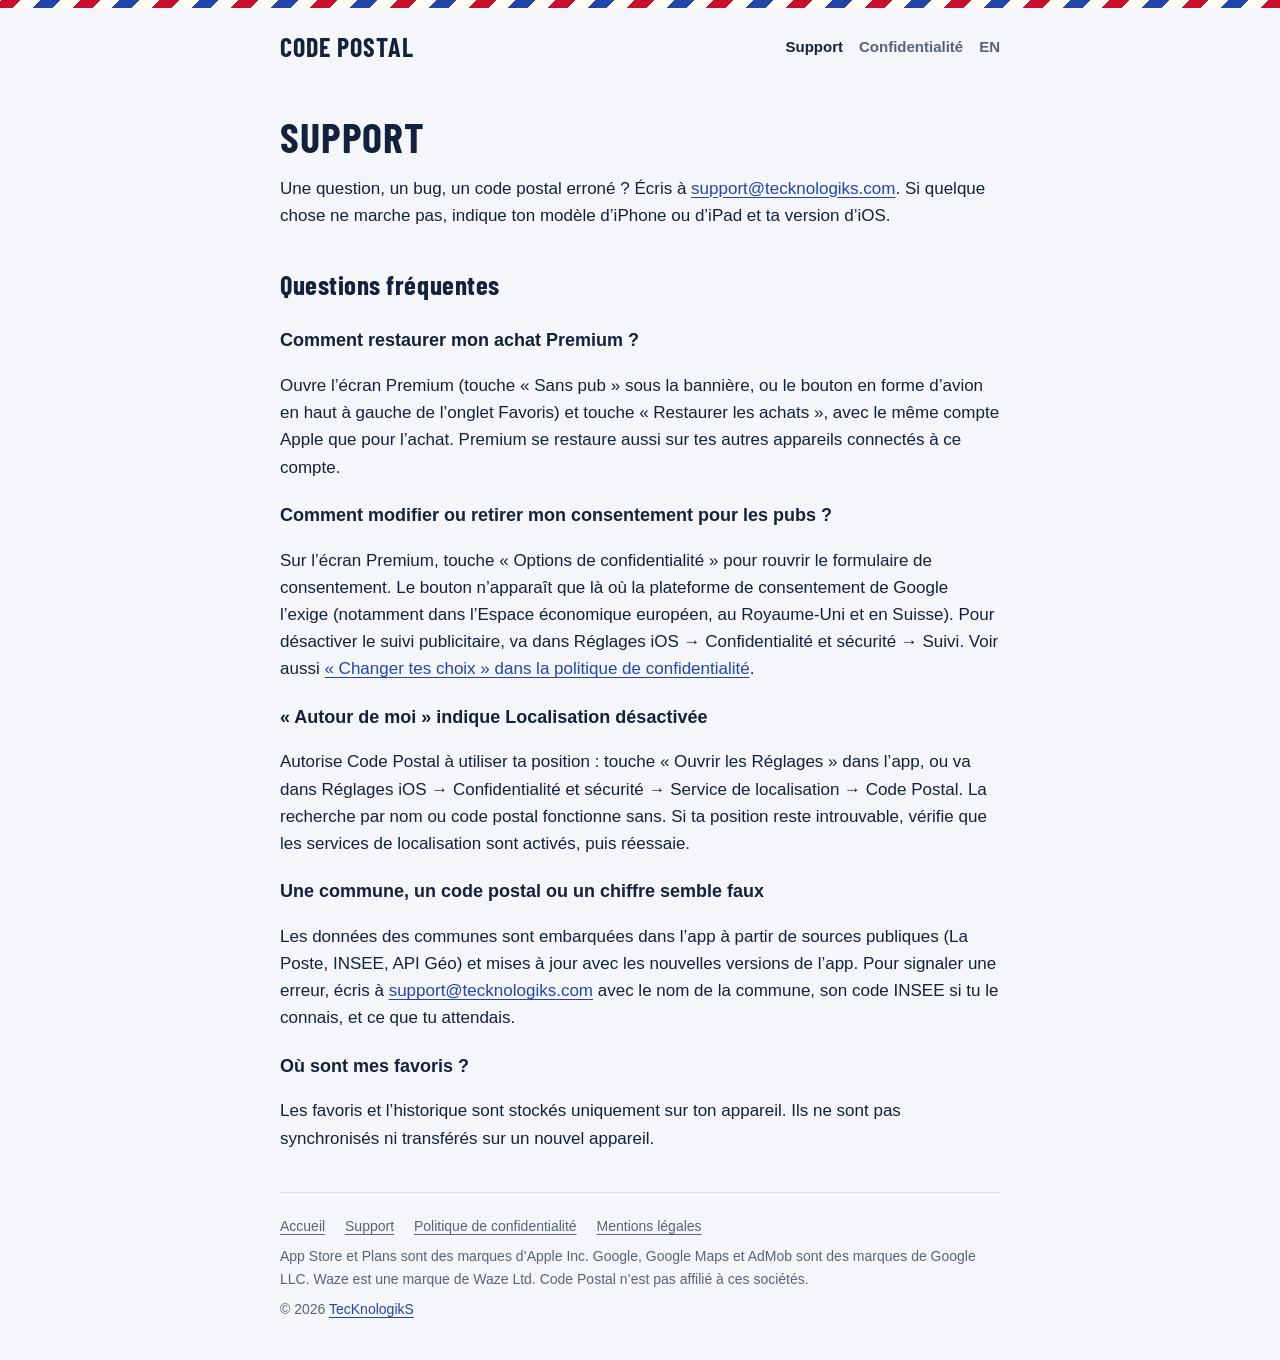
<file: fr/support.html>
<!doctype html>
<html lang="fr">
<head>
  <meta charset="utf-8">
  <meta name="viewport" content="width=device-width, initial-scale=1, viewport-fit=cover">
  <title>Support — Code Postal</title>
  <meta name="description" content="Contact et questions fréquentes.">
  <meta name="theme-color" content="#2445a8">
  <meta name="apple-itunes-app" content="app-id=1579357995">
  <link rel="icon" href="../assets/icon-64.png" type="image/png">
  <link rel="apple-touch-icon" href="../assets/icon-180.png">
  <link rel="alternate" hreflang="en" href="https://cp.tecknologiks.com/support.html">
  <link rel="alternate" hreflang="fr" href="https://cp.tecknologiks.com/fr/support.html">
  <link rel="alternate" hreflang="x-default" href="https://cp.tecknologiks.com/support.html">
  <link rel="stylesheet" href="../assets/style.css">
</head>
<body>
  <div class="wrap">
    <header class="site">
      <a class="brand" href="./">Code Postal</a>
      <nav class="site" aria-label="Navigation">
        <a href="support.html" aria-current="page">Support</a>
        <a href="confidentialite.html">Confidentialité</a>
        <a href="../support.html" hreflang="en" lang="en">EN</a>
      </nav>
    </header>

    <main class="doc">
      <h1>Support</h1>
      <p>Une question, un bug, un code postal erroné ? Écris à <a href="mailto:support@tecknologiks.com">support@tecknologiks.com</a>. Si quelque chose ne marche pas, indique ton modèle d’iPhone ou d’iPad et ta version d’iOS.</p>

      <h2>Questions fréquentes</h2>
      <h3>Comment restaurer mon achat Premium ?</h3>
      <p>Ouvre l’écran Premium (touche « Sans pub » sous la bannière, ou le bouton en forme d’avion en haut à gauche de l’onglet Favoris) et touche « Restaurer les achats », avec le même compte Apple que pour l’achat. Premium se restaure aussi sur tes autres appareils connectés à ce compte.</p>
      <h3>Comment modifier ou retirer mon consentement pour les pubs ?</h3>
      <p>Sur l’écran Premium, touche « Options de confidentialité » pour rouvrir le formulaire de consentement. Le bouton n’apparaît que là où la plateforme de consentement de Google l’exige (notamment dans l’Espace économique européen, au Royaume-Uni et en Suisse). Pour désactiver le suivi publicitaire, va dans Réglages iOS → Confidentialité et sécurité → Suivi. Voir aussi <a href="confidentialite.html#changer">« Changer tes choix » dans la politique de confidentialité</a>.</p>
      <h3>« Autour de moi » indique Localisation désactivée</h3>
      <p>Autorise Code Postal à utiliser ta position : touche « Ouvrir les Réglages » dans l’app, ou va dans Réglages iOS → Confidentialité et sécurité → Service de localisation → Code Postal. La recherche par nom ou code postal fonctionne sans. Si ta position reste introuvable, vérifie que les services de localisation sont activés, puis réessaie.</p>
      <h3>Une commune, un code postal ou un chiffre semble faux</h3>
      <p>Les données des communes sont embarquées dans l’app à partir de sources publiques (La Poste, INSEE, API Géo) et mises à jour avec les nouvelles versions de l’app. Pour signaler une erreur, écris à <a href="mailto:support@tecknologiks.com">support@tecknologiks.com</a> avec le nom de la commune, son code INSEE si tu le connais, et ce que tu attendais.</p>
      <h3>Où sont mes favoris ?</h3>
      <p>Les favoris et l’historique sont stockés uniquement sur ton appareil. Ils ne sont pas synchronisés ni transférés sur un nouvel appareil.</p>
    </main>

    <footer class="site">
      <nav aria-label="Liens légaux">
        <a href="./">Accueil</a>
        <a href="support.html">Support</a>
        <a href="confidentialite.html">Politique de confidentialité</a>
        <a href="mentions-legales.html">Mentions légales</a>
      </nav>
      <p>App Store et Plans sont des marques d’Apple Inc. Google, Google Maps et AdMob sont des marques de Google LLC. Waze est une marque de Waze Ltd. Code Postal n’est pas affilié à ces sociétés.</p>
      <p>© 2026 <a href="https://tecknologiks.com/">TecKnologikS</a></p>
    </footer>
  </div>
</body>
</html>
</file>
<file: assets/style.css>
/* Code Postal site: same identity as the app (postal blue, stamp red, ivory paper, Barlow Condensed for display).
   Fonts are self-hosted (SIL OFL 1.1, see fonts/BarlowCondensed-LICENSE.txt): no third-party requests, no cookies. */

@font-face { font-family: "Barlow Condensed"; font-weight: 600; font-style: normal; font-display: swap; src: url("fonts/BarlowCondensed-SemiBold.ttf") format("truetype"); }
@font-face { font-family: "Barlow Condensed"; font-weight: 700; font-style: normal; font-display: swap; src: url("fonts/BarlowCondensed-Bold.ttf") format("truetype"); }

:root {
  --bg: #f4f6f9;
  --surface: #ffffff;
  --ink: #14213d;
  --muted: #586379;
  --line: #dbe1ec;
  --blue: #2445a8;
  --red: #c8102e;
  --paper: #fffcf3;
  --stamp-ink: #4a3b7a;
  --radius: 14px;
  --max: 760px;
  --display: "Barlow Condensed", "Arial Narrow", "Helvetica Neue", sans-serif;
}
@media (prefers-color-scheme: dark) {
  :root {
    --bg: #0f1420; --surface: #181f33; --ink: #eef1f7; --muted: #9aa5bb; --line: #2a3450;
    --blue: #8fa8ff; --red: #ff6b7a; --paper: #1c2740; --stamp-ink: #b9a9ec;
  }
}

* { box-sizing: border-box; }
html { -webkit-text-size-adjust: 100%; }
body {
  margin: 0; background: var(--bg); color: var(--ink);
  font-family: -apple-system, BlinkMacSystemFont, "Segoe UI", Roboto, Helvetica, Arial, sans-serif;
  font-size: 17px; line-height: 1.6;
}
a { color: var(--blue); text-underline-offset: 3px; }
a:focus-visible { outline: 3px solid var(--blue); outline-offset: 3px; border-radius: 4px; }

/* Airmail stripe, as on the Premium screen of the app */
body::before {
  content: ""; display: block; height: 8px;
  background: repeating-linear-gradient(-45deg, var(--red) 0 14px, var(--paper) 14px 28px, var(--blue) 28px 42px, var(--paper) 42px 56px);
}

.wrap { max-width: var(--max); margin: 0 auto; padding: 0 20px; }

header.site { display: flex; align-items: center; justify-content: space-between; padding: 18px 0; gap: 12px; }
.brand { display: flex; align-items: center; gap: 10px; font-family: var(--display); font-weight: 700; font-size: 26px; letter-spacing: .04em; text-transform: uppercase; color: var(--ink); text-decoration: none; white-space: nowrap; }
.brand img { width: 30px; height: 30px; }
nav.site { display: flex; flex-wrap: wrap; justify-content: flex-end; }
nav.site a { color: var(--muted); text-decoration: none; margin-left: 16px; font-size: 15px; font-weight: 600; }
nav.site a:hover, nav.site a[aria-current="page"] { color: var(--ink); }
@media (max-width: 420px) { .brand { font-size: 22px; } nav.site a { margin-left: 12px; font-size: 14px; } }

/* Landing */
.hero { padding: 28px 0 12px; text-align: center; }
.stamp { width: 150px; height: auto; display: block; margin: 0 auto 8px; filter: drop-shadow(0 6px 14px rgba(20, 33, 61, .18)); transform: rotate(-3deg); }
.stamp .paper { fill: var(--paper); }
.stamp .perf { stroke: var(--bg); }
.stamp .frame { fill: none; stroke: var(--blue); stroke-width: 2; }
.stamp text { font-family: var(--display); text-anchor: middle; }
.stamp .small { font-weight: 600; font-size: 13px; letter-spacing: .18em; fill: var(--blue); }
.stamp .code { font-weight: 700; font-size: 40px; fill: var(--blue); }
.stamp .city { font-weight: 600; font-size: 14px; letter-spacing: .14em; fill: var(--red); }
.hero h1 { font-family: var(--display); font-weight: 700; font-size: clamp(38px, 9vw, 58px); line-height: 1.02; letter-spacing: .01em; text-transform: uppercase; margin: 22px 0 14px; }
.hero p.lead { color: var(--muted); font-size: 19px; margin: 0 auto 26px; max-width: 34em; }

.button {
  display: inline-flex; align-items: center; justify-content: center;
  min-height: 52px; padding: 10px 28px; border-radius: 12px;
  font-weight: 700; font-size: 17px; text-decoration: none;
  background: var(--blue); color: #fff;
}
@media (prefers-color-scheme: dark) { .button { color: #0f1420; } }
.price-note { color: var(--muted); font-size: 15px; margin: 12px 0 0; }

.features { display: grid; gap: 14px; margin: 36px 0 20px; }
@media (min-width: 600px) { .features { grid-template-columns: 1fr 1fr; } }
.feature { background: var(--surface); border: 1px solid var(--line); border-top: 3px solid var(--blue); border-radius: var(--radius); padding: 16px 20px 18px; }
.feature h3 { margin: 0 0 4px; font-family: var(--display); font-size: 22px; letter-spacing: .03em; text-transform: uppercase; }
.feature p { margin: 0; color: var(--muted); }

.pricing { background: var(--surface); border: 1px solid var(--line); border-radius: var(--radius); padding: 18px 22px; margin: 0 0 44px; }
.pricing h2 { font-family: var(--display); font-size: 26px; text-transform: uppercase; letter-spacing: .03em; margin: 0 0 6px; }
.pricing ul { margin: 0; padding-left: 20px; }

/* Text pages */
.doc h1 { font-family: var(--display); font-weight: 700; font-size: 42px; line-height: 1.05; text-transform: uppercase; letter-spacing: .02em; margin: 28px 0 6px; }
.doc .updated { color: var(--muted); margin: 0 0 18px; }
.doc .summary { background: var(--surface); border: 1px solid var(--line); border-left: 4px solid var(--red); border-radius: var(--radius); padding: 16px 20px; margin: 0 0 8px; }
.doc h2 { font-family: var(--display); font-size: 27px; letter-spacing: .02em; margin: 34px 0 6px; }
.doc h3 { font-size: 18px; margin: 20px 0 4px; }
.doc ul { padding-left: 22px; }
.doc table { width: 100%; border-collapse: collapse; font-size: 15px; margin: 8px 0; }
.doc th, .doc td { text-align: left; vertical-align: top; padding: 8px 10px; border-bottom: 1px solid var(--line); }
.doc th { color: var(--muted); font-weight: 700; }
.table-wrap { overflow-x: auto; }

footer.site { border-top: 1px solid var(--line); margin-top: 40px; padding: 22px 0 40px; color: var(--muted); font-size: 14px; }
footer.site nav a { color: var(--muted); margin-right: 16px; display: inline-block; }
footer.site p { margin: 8px 0 0; }
.app-icon { width: 160px; height: 160px; display: block; margin: 0 auto 12px; border-radius: 36px; box-shadow: 0 10px 24px rgba(20, 33, 61, .22); }
</file>
